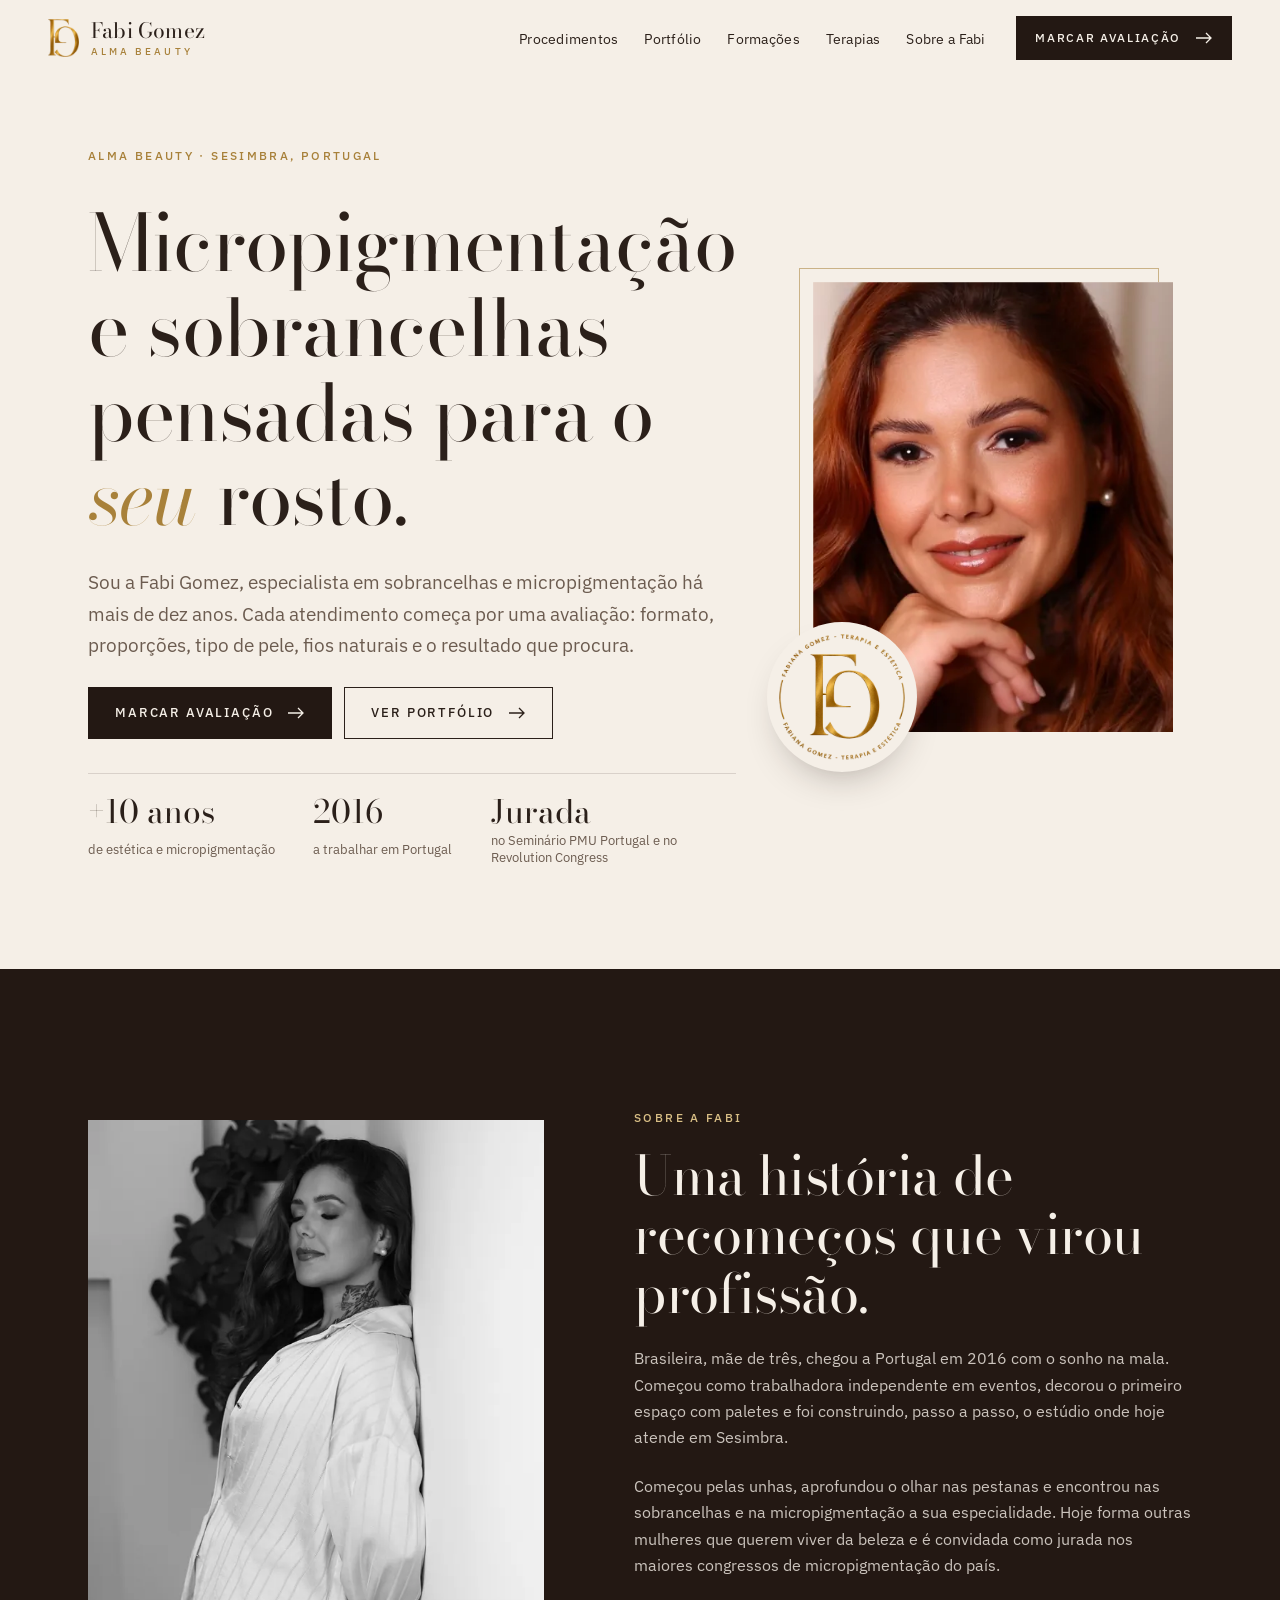
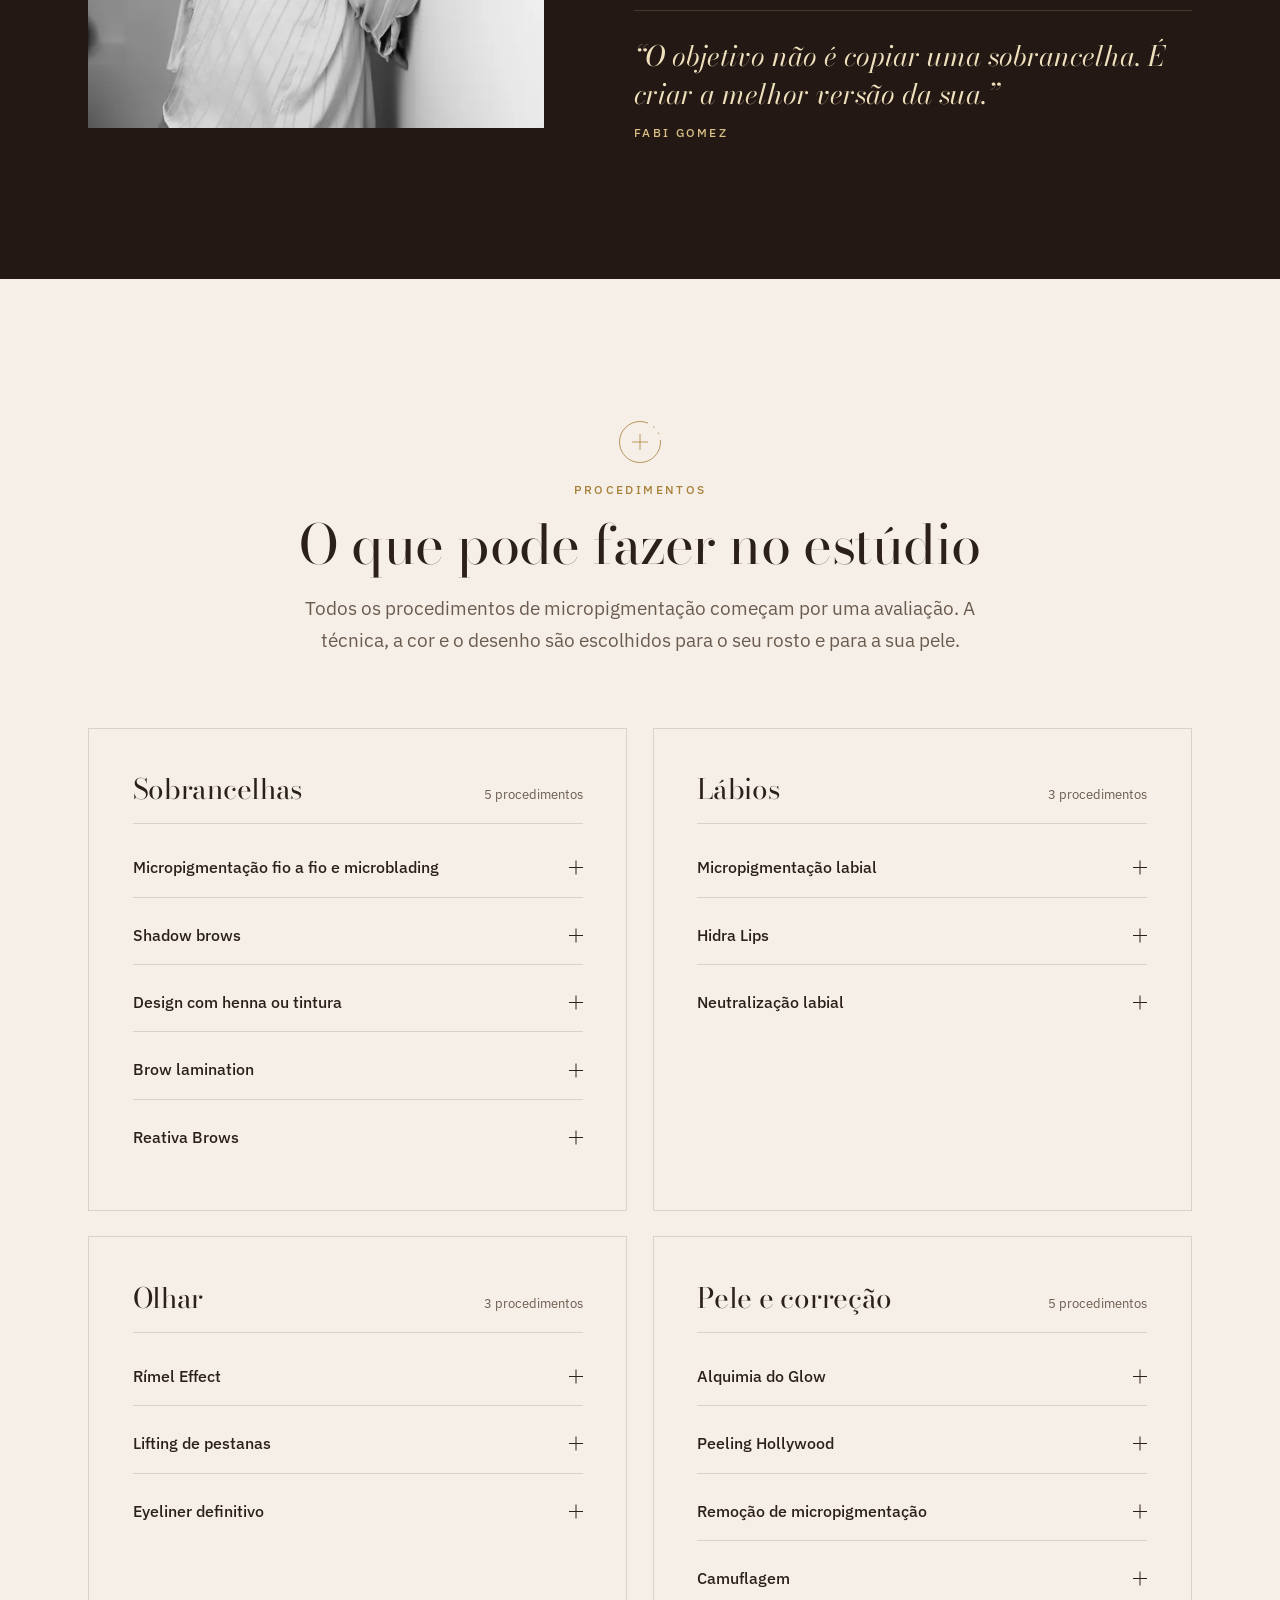
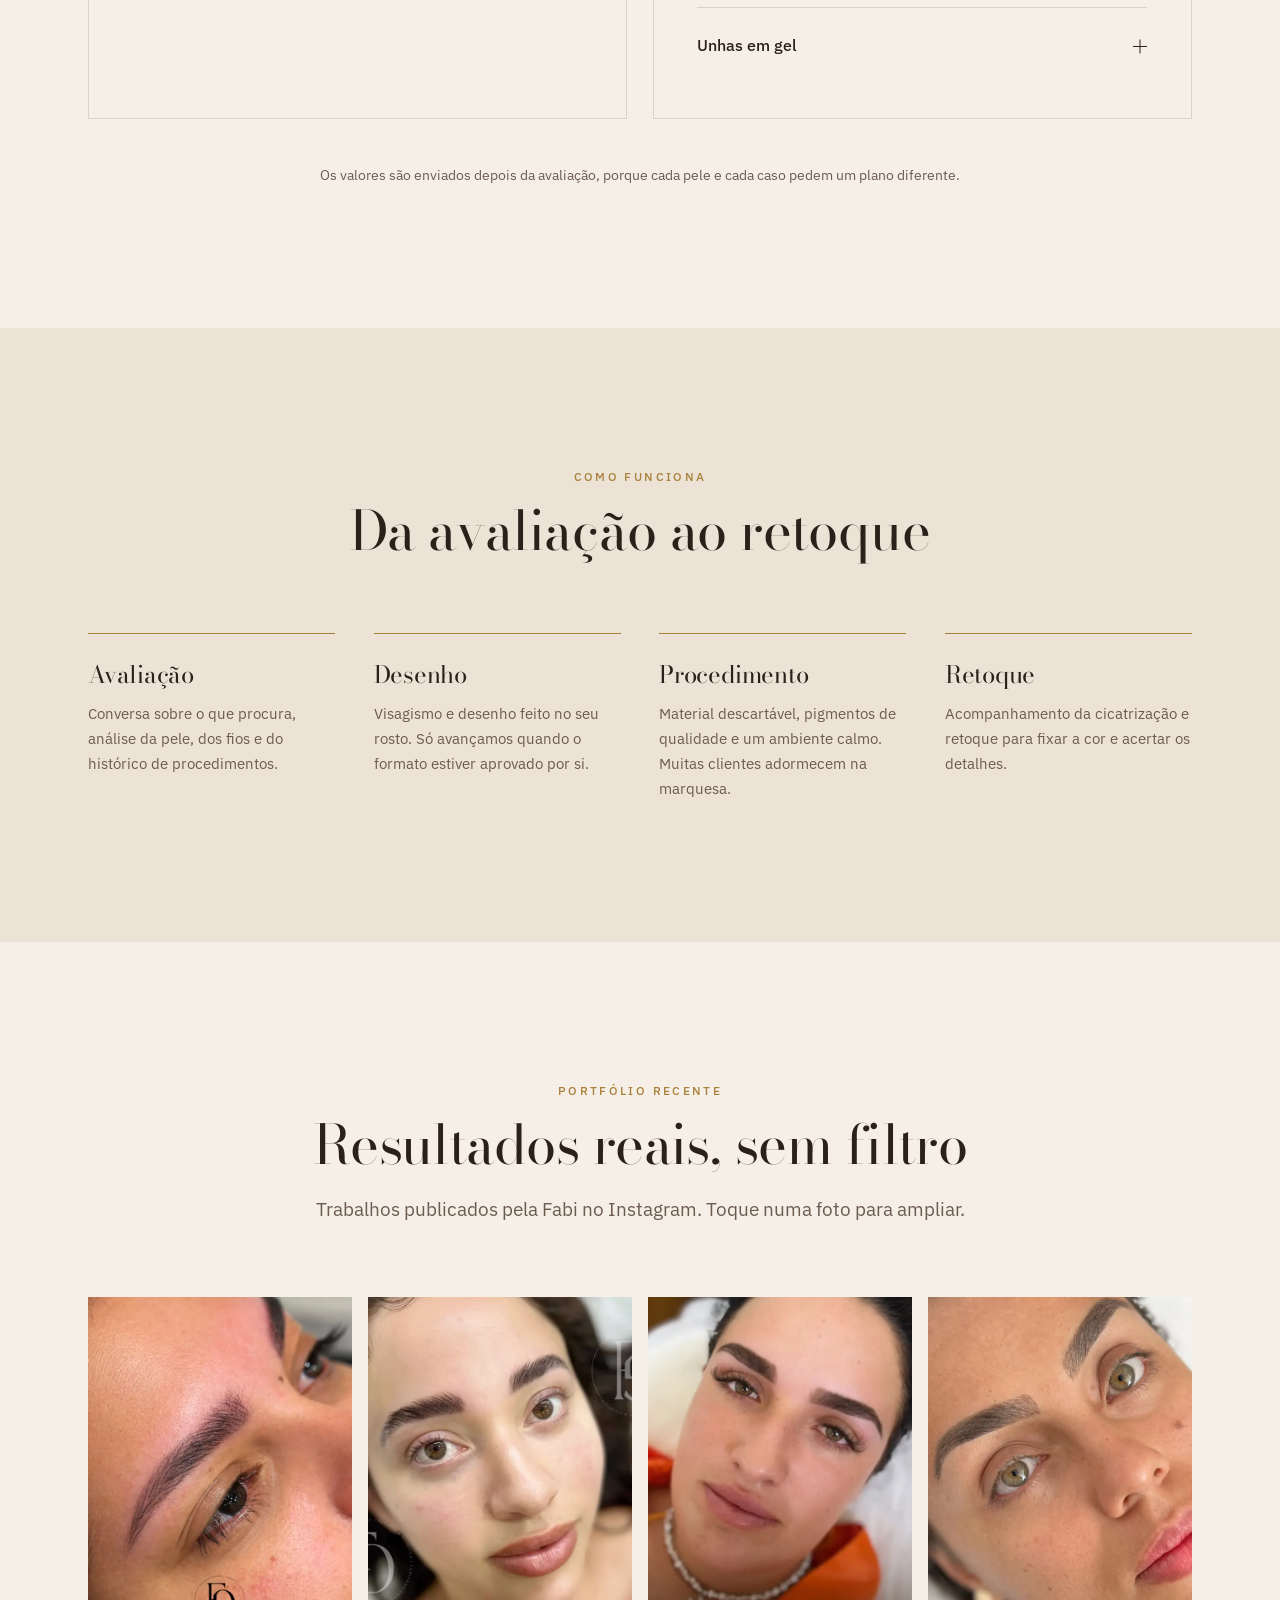
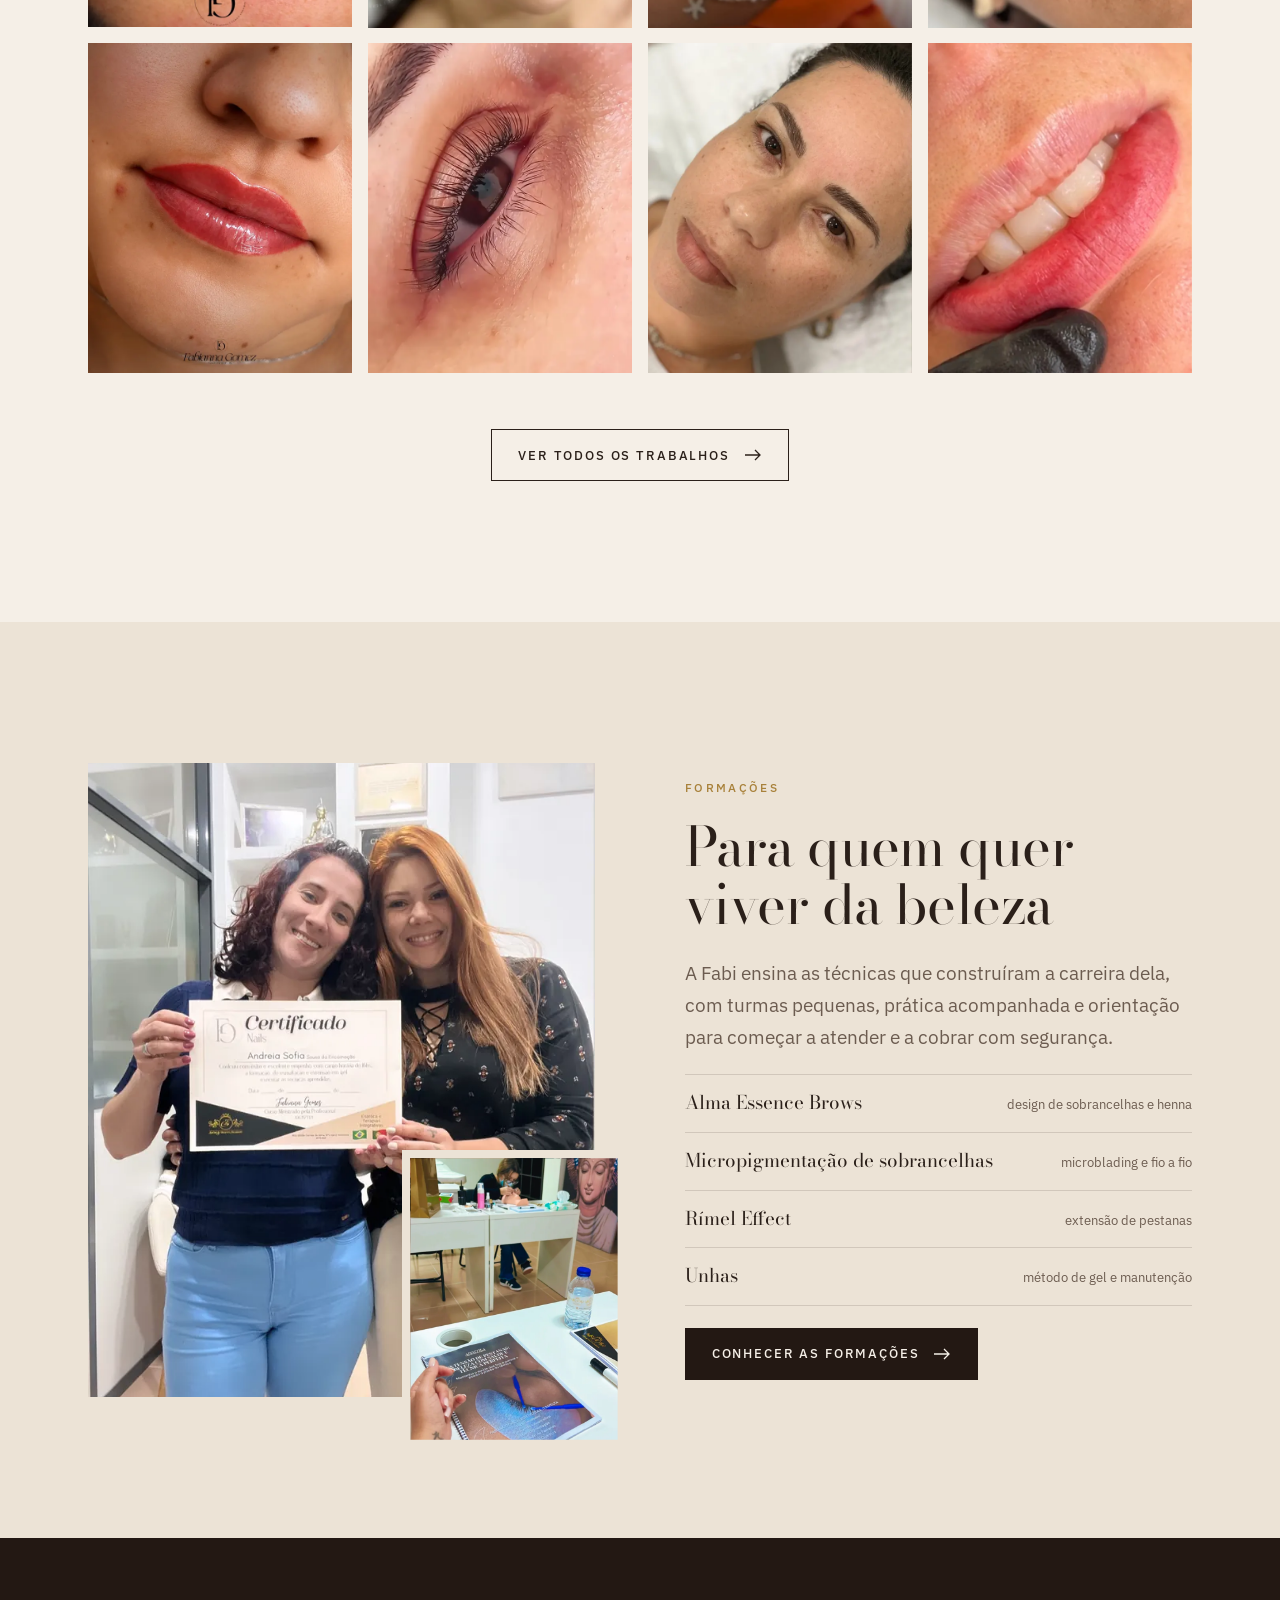
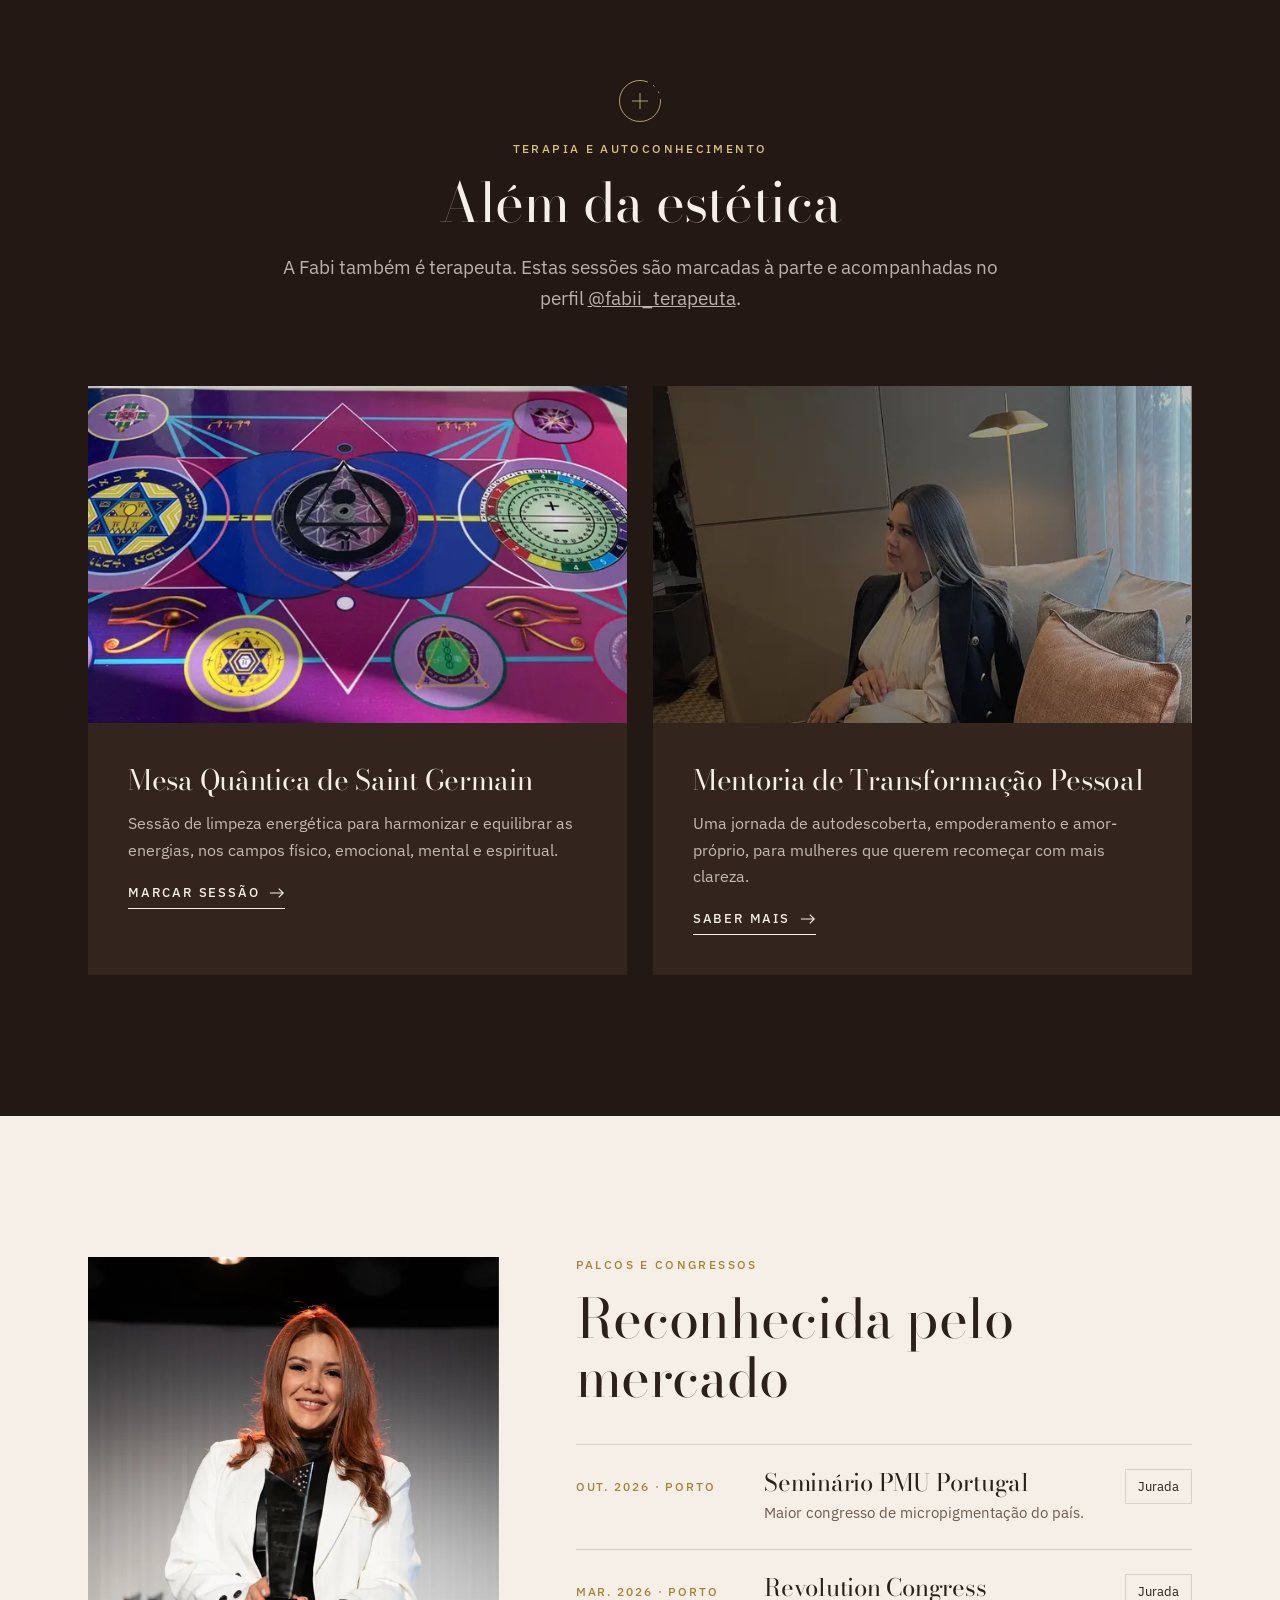
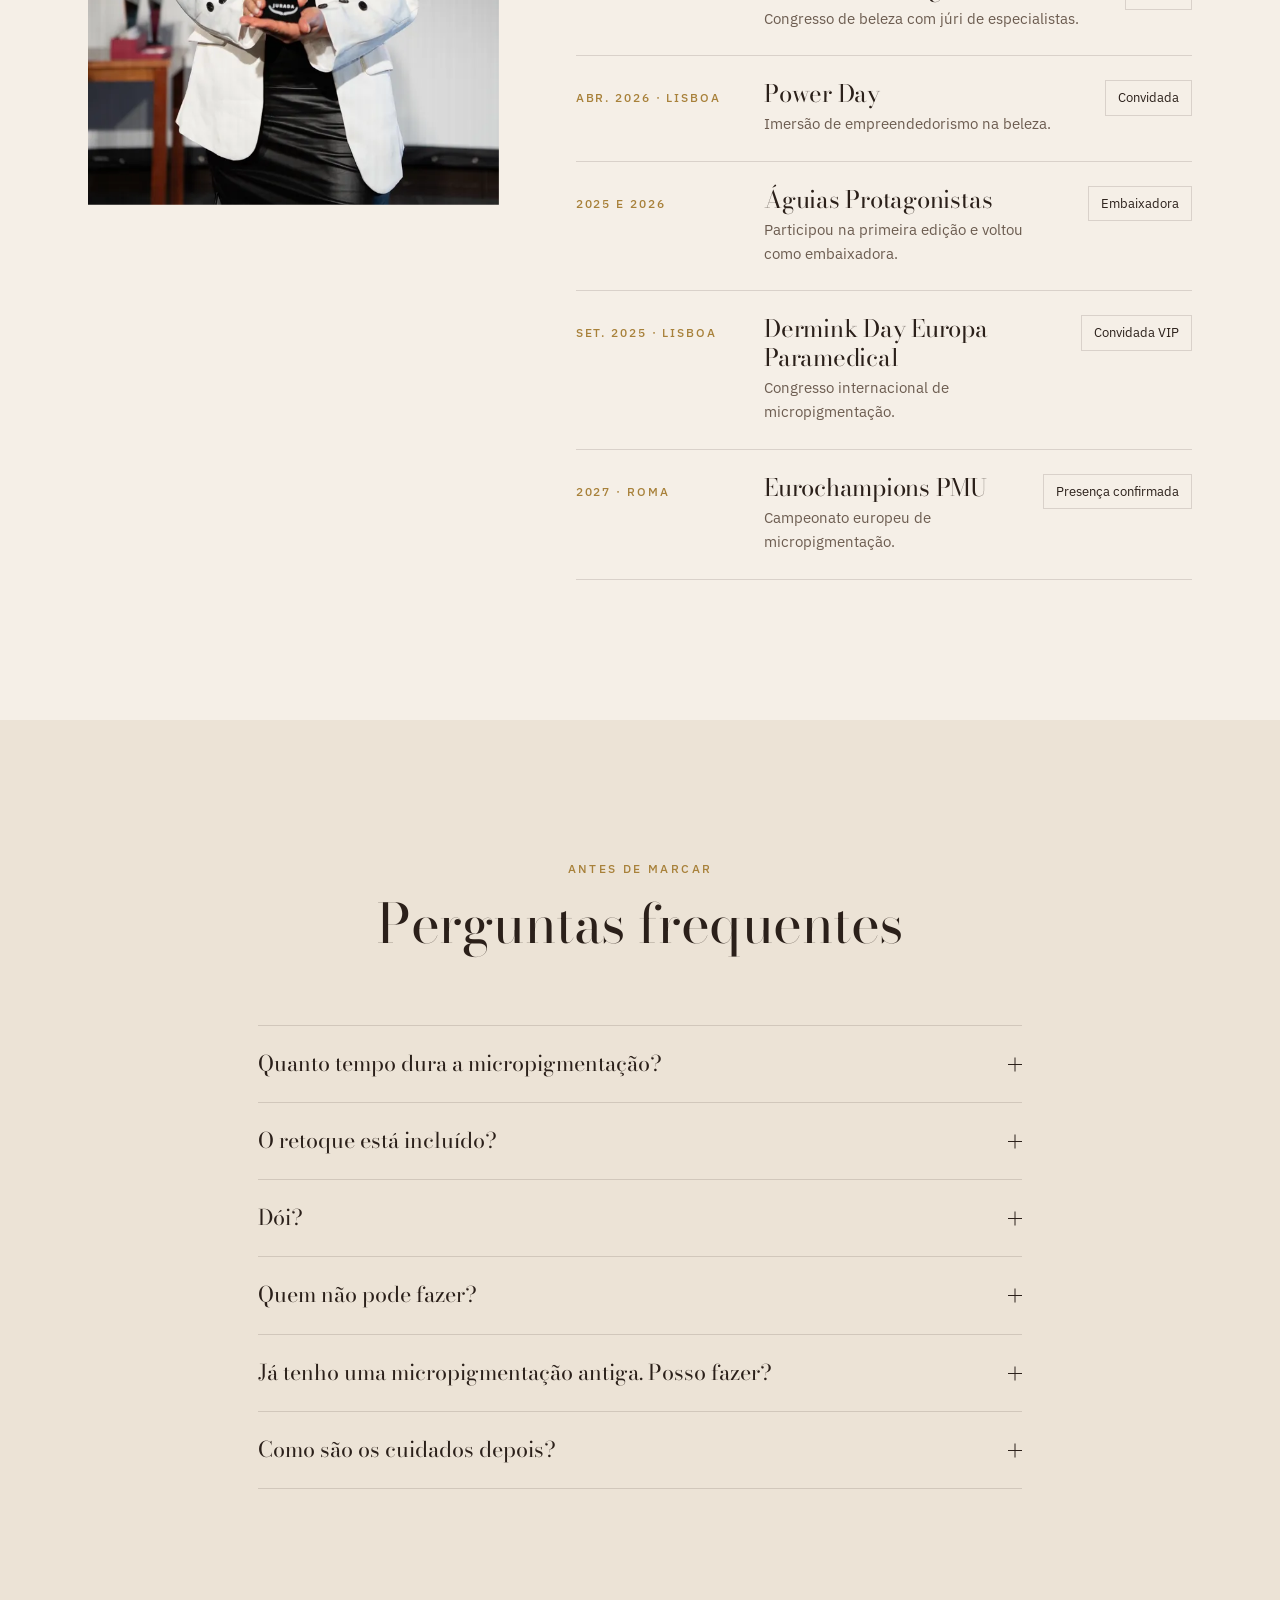
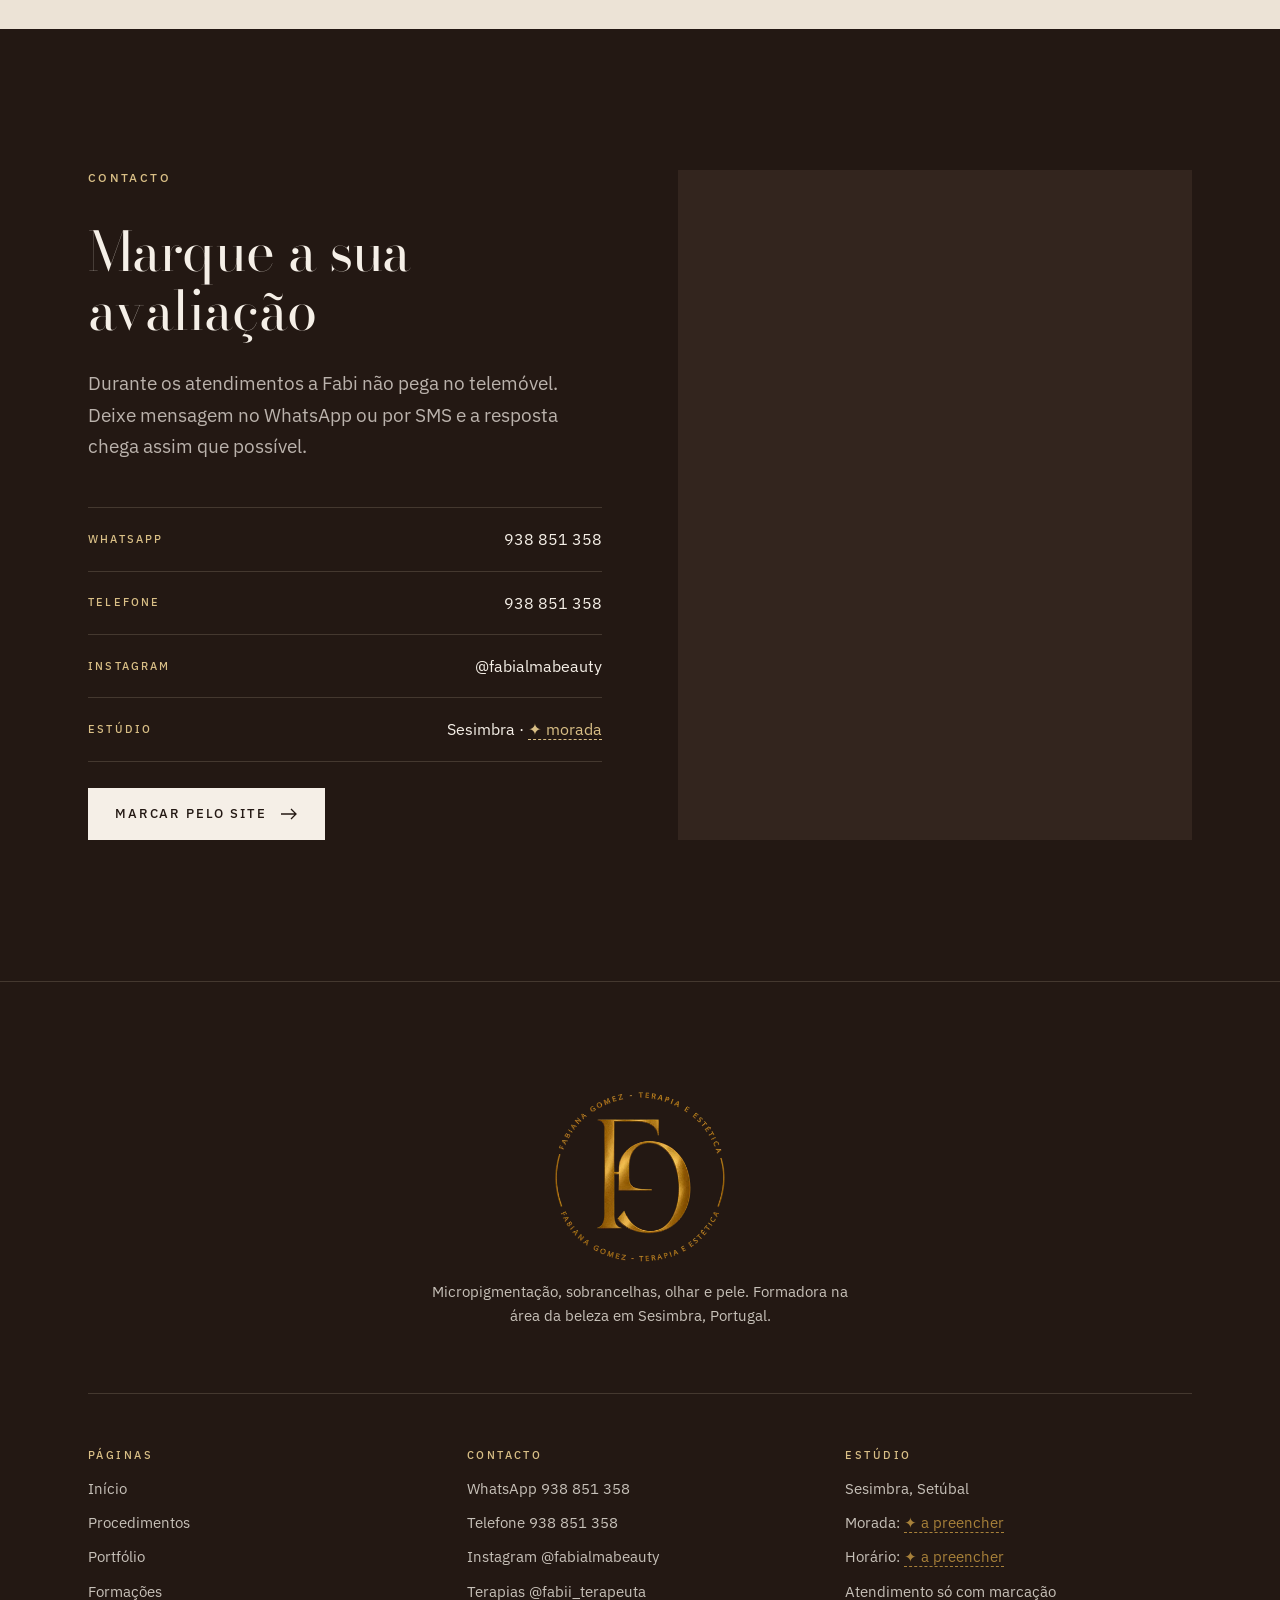
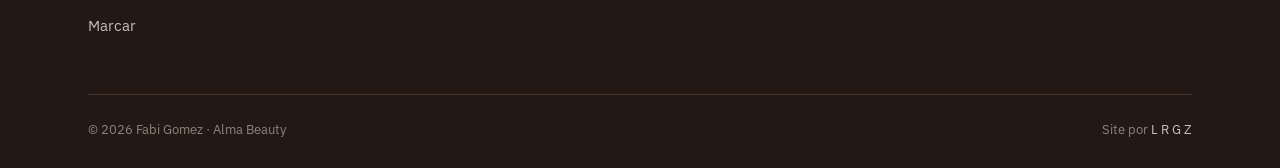
<file: index.html>
<!doctype html>
<html lang="pt-PT">
<head>
<meta charset="utf-8">
<meta name="viewport" content="width=device-width,initial-scale=1,viewport-fit=cover">
<title>Fabi Gomez · Alma Beauty | Micropigmentação e sobrancelhas em Sesimbra</title>
<meta name="description" content="Micropigmentação de sobrancelhas e lábios, design de sobrancelhas, pestanas e pele com a Fabi Gomez, em Sesimbra. Mais de 10 anos de experiência e formações para profissionais.">
<meta name="robots" content="noindex">
<meta name="theme-color" content="#f5efe7">
<link rel="canonical" href="https://azeugral.github.io/fabi-gomez/">
<meta property="og:type" content="website">
<meta property="og:title" content="Fabi Gomez · Alma Beauty | Micropigmentação e sobrancelhas em Sesimbra">
<meta property="og:description" content="Micropigmentação de sobrancelhas e lábios, design de sobrancelhas, pestanas e pele com a Fabi Gomez, em Sesimbra. Mais de 10 anos de experiência e formações para profissionais.">
<meta property="og:image" content="https://azeugral.github.io/fabi-gomez/og-alma.jpg">
<meta property="og:image:width" content="1200">
<meta property="og:image:height" content="630">
<meta property="og:image:alt" content="Monograma FG de Fabi Gomez ao lado de um retrato dela">
<meta property="og:locale" content="pt_PT">
<link rel="icon" href="favicon.ico" sizes="any">
<link rel="icon" href="favicon-32.png" type="image/png" sizes="32x32">
<link rel="apple-touch-icon" href="assets/img/icone-180.png">
<link rel="preconnect" href="https://fonts.googleapis.com">
<link rel="preconnect" href="https://fonts.gstatic.com" crossorigin>
<link rel="stylesheet" href="https://fonts.googleapis.com/css2?family=Bodoni+Moda:ital,opsz,wght@0,6..96,400;0,6..96,500;1,6..96,400&family=IBM+Plex+Sans:wght@400;500&display=swap">
<link rel="stylesheet" href="assets/css/site.css?v=3">
<link rel="preload" as="image" href="assets/img/fabi-retrato-720.webp" imagesrcset="assets/img/fabi-retrato-720.webp 720w, assets/img/fabi-retrato-1200.webp 879w" imagesizes="(max-width:900px) 90vw, 46vw">
</head>
<body>
<a class="sr" href="#conteudo">Saltar para o conteúdo</a>
<div class="progresso" data-prog aria-hidden="true"><i></i></div>
<header class="nav">
  <a class="nav-marca" href="./" aria-label="Fabi Gomez, Alma Beauty, início"><img src="assets/img/mono-ouro-96.webp" srcset="assets/img/mono-ouro-96.webp 1x, assets/img/mono-ouro-192.webp 2x" alt="" width="78" height="96"><span><b>Fabi Gomez</b><small>Alma Beauty</small></span></a>
  <button class="nav-abrir" type="button" aria-expanded="false" aria-controls="menu"><span>Menu</span><i aria-hidden="true"></i></button>
  <nav class="nav-menu" id="menu" aria-label="Principal">
    <ul class="menu"><li><a href="./#procedimentos">Procedimentos</a></li><li><a href="portfolio.html">Portfólio</a></li><li><a href="formacoes.html">Formações</a></li><li><a href="./#terapias">Terapias</a></li><li><a href="./#sobre">Sobre a Fabi</a></li></ul>
    <a class="btn peq" href="marcar.html"><span>Marcar avaliação</span><svg class="i-seta" viewBox="0 0 18 18" aria-hidden="true"><path d="M1 9h15M11 4l5 5-5 5"/></svg></a>
    <div class="gaveta-extra"><a href="https://wa.me/351938851358" target="_blank" rel="noopener">WhatsApp 938 851 358</a><span>Sesimbra, Portugal</span></div>
  </nav>
</header>
<main id="conteudo">
<section class="hero">
  <div class="wrap hero-grade">
    <div class="hero-texto">
      <p class="rot" data-h="1">Alma Beauty · Sesimbra, Portugal</p>
      <h1 data-h="2">Micropigmentação e sobrancelhas pensadas para o <em>seu</em> rosto.</h1>
      <p class="lead" data-h="3">Sou a Fabi Gomez, especialista em sobrancelhas e micropigmentação há mais de dez anos. Cada atendimento começa por uma avaliação: formato, proporções, tipo de pele, fios naturais e o resultado que procura.</p>
      <div class="acoes" data-h="4">
        <a class="btn" href="marcar.html"><span>Marcar avaliação</span><svg class="i-seta" viewBox="0 0 18 18" aria-hidden="true"><path d="M1 9h15M11 4l5 5-5 5"/></svg></a>
        <a class="btn linha" href="portfolio.html"><span>Ver portfólio</span><svg class="i-seta" viewBox="0 0 18 18" aria-hidden="true"><path d="M1 9h15M11 4l5 5-5 5"/></svg></a>
      </div>
      <ul class="factos" data-h="5">
        <li><b>+10 anos</b><span>de estética e micropigmentação</span></li>
        <li><b>2016</b><span>a trabalhar em Portugal</span></li>
        <li><b>Jurada</b><span>no Seminário PMU Portugal e no Revolution Congress</span></li>
      </ul>
    </div>
    <div class="hero-foto">
      <figure><img src="assets/img/fabi-retrato-720.webp" srcset="assets/img/fabi-retrato-720.webp 720w, assets/img/fabi-retrato-1200.webp 879w" sizes="(max-width:900px) 90vw, 46vw" alt="Retrato da Fabi Gomez, de cabelo ruivo, a sorrir com a mão no queixo" width="720" height="543" fetchpriority="high"></figure>
      <div class="selo"><img src="assets/img/logo-ouro-320.webp" alt="" width="320" height="321"></div>
    </div>
  </div>
</section>

<section class="sec escuro" id="sobre">
  <div class="wrap sobre-grade">
    <figure class="sobre-foto" data-r="img"><img src="assets/img/fabi-pb-640.webp" srcset="assets/img/fabi-pb-640.webp 640w, assets/img/fabi-pb-1000.webp 1000w" sizes="(max-width:860px) 90vw, 42vw" alt="Fabi Gomez em retrato a preto e branco" width="640" height="853" loading="lazy"></figure>
    <div class="sobre-texto">
      <p class="rot" data-r>Sobre a Fabi</p>
      <h2 data-r>Uma história de recomeços que virou profissão.</h2>
      <p data-r>Brasileira, mãe de três, chegou a Portugal em 2016 com o sonho na mala. Começou como trabalhadora independente em eventos, decorou o primeiro espaço com paletes e foi construindo, passo a passo, o estúdio onde hoje atende em Sesimbra.</p>
      <p data-r>Começou pelas unhas, aprofundou o olhar nas pestanas e encontrou nas sobrancelhas e na micropigmentação a sua especialidade. Hoje forma outras mulheres que querem viver da beleza e é convidada como jurada nos maiores congressos de micropigmentação do país.</p>
      <blockquote class="citacao" data-r>“O objetivo não é copiar uma sobrancelha. É criar a melhor versão da sua.”<cite>Fabi Gomez</cite></blockquote>
    </div>
  </div>
</section>

<section class="sec" id="procedimentos">
  <div class="wrap">
    <div class="cab">
      <svg class="anel" viewBox="0 0 44 44" aria-hidden="true"><circle cx="22" cy="22" r="20.5" fill="none" stroke="currentColor" stroke-width=".8" stroke-dasharray="104 6 2 6 2 6"/><path d="M22 14v16M14 22h16" stroke="currentColor" stroke-width=".8"/></svg>
      <p class="rot" data-r>Procedimentos</p>
      <h2 data-r>O que pode fazer no estúdio</h2>
      <p class="lead" data-r>Todos os procedimentos de micropigmentação começam por uma avaliação. A técnica, a cor e o desenho são escolhidos para o seu rosto e para a sua pele.</p>
    </div>
    <div class="grupos">
      <article class="grupo" data-r>
        <div class="grupo-cab"><h3>Sobrancelhas</h3><span>5 procedimentos</span></div>
        <details class="item"><summary>Micropigmentação fio a fio e microblading<i class="mais"></i></summary><div class="item-corpo"><div><p>Fios desenhados um a um para preencher falhas e dar estrutura sem perder a naturalidade. Feito com pigmentos Dermink, escolhidos pelo subtom da pele.</p><dl><div><dt>Sessão</dt><dd>cerca de 2h30</dd></div><div><dt>Retoque</dt><dd>30 a 45 dias depois</dd></div><div><dt>Valor</dt><dd><em class="a-preencher">a preencher</em></dd></div></dl></div></div></details>
        <details class="item"><summary>Shadow brows<i class="mais"></i></summary><div class="item-corpo"><div><p>Efeito sombreado e suave, indicado para peles oleosas, peles em tratamento e para quem gosta de um acabamento com aspeto de maquilhagem leve.</p><dl><div><dt>Sessão</dt><dd>cerca de 2h30</dd></div><div><dt>Retoque</dt><dd>30 a 45 dias depois</dd></div><div><dt>Valor</dt><dd><em class="a-preencher">a preencher</em></dd></div></dl></div></div></details>
        <details class="item"><summary>Design com henna ou tintura<i class="mais"></i></summary><div class="item-corpo"><div><p>Visagismo, alinhamento e acabamento com pinça e navalha. A henna é aplicada para realçar, sem ficar marcada.</p><dl><div><dt>Sessão</dt><dd>cerca de 1h</dd></div><div><dt>Manutenção</dt><dd>a cada 3 a 4 semanas</dd></div><div><dt>Valor</dt><dd><em class="a-preencher">a preencher</em></dd></div></dl></div></div></details>
        <details class="item"><summary>Brow lamination<i class="mais"></i></summary><div class="item-corpo"><div><p>Alisa e redireciona os fios para dar volume sem pigmentação. Fica ainda melhor combinado com o lifting de pestanas.</p><dl><div><dt>Duração</dt><dd>4 a 8 semanas</dd></div><div><dt>Valor</dt><dd><em class="a-preencher">a preencher</em></dd></div></dl></div></div></details>
        <details class="item"><summary>Reativa Brows<i class="mais"></i></summary><div class="item-corpo"><div><p>Protocolo para quem perdeu fios ou tem falhas. Estimula os folículos e o crescimento natural em 3 sessões. Também pode ser feito nas pestanas, na barba e no couro cabeludo.</p><dl><div><dt>Protocolo</dt><dd>3 sessões</dd></div><div><dt>Valor</dt><dd><em class="a-preencher">a preencher</em></dd></div></dl></div></div></details>
      </article>
      <article class="grupo" data-r data-d="1">
        <div class="grupo-cab"><h3>Lábios</h3><span>3 procedimentos</span></div>
        <details class="item"><summary>Micropigmentação labial<i class="mais"></i></summary><div class="item-corpo"><div><p>Devolve cor, contorno e aspeto hidratado aos lábios. Pode ser uma cobertura total ou um toque de cor mais transparente, conforme o que pede o seu rosto.</p><dl><div><dt>Sessão</dt><dd>cerca de 2h30</dd></div><div><dt>Retoque</dt><dd>30 a 45 dias depois</dd></div><div><dt>Valor</dt><dd><em class="a-preencher">a preencher</em></dd></div></dl></div></div></details>
        <details class="item"><summary>Hidra Lips<i class="mais"></i></summary><div class="item-corpo"><div><p>Uma cor subtil para realçar o contorno e uniformizar os lábios, mantendo a naturalidade.</p><dl><div><dt>Sessão</dt><dd>cerca de 2h</dd></div><div><dt>Valor</dt><dd><em class="a-preencher">a preencher</em></dd></div></dl></div></div></details>
        <details class="item"><summary>Neutralização labial<i class="mais"></i></summary><div class="item-corpo"><div><p>Para lábios escuros ou manchados. Avaliação do subtom, escolha certa dos pigmentos e trabalho suave para não inflamar o tecido. Lábios ressequidos são tratados e hidratados antes.</p><dl><div><dt>Sessões</dt><dd>conforme a avaliação</dd></div><div><dt>Valor</dt><dd><em class="a-preencher">a preencher</em></dd></div></dl></div></div></details>
      </article>
      <article class="grupo" data-r>
        <div class="grupo-cab"><h3>Olhar</h3><span>3 procedimentos</span></div>
        <details class="item"><summary>Rímel Effect<i class="mais"></i></summary><div class="item-corpo"><div><p>Técnica autoral de extensão de pestanas: leveza, naturalidade e efeito de rímel todos os dias, feita em cerca de 1 hora.</p><dl><div><dt>Sessão</dt><dd>cerca de 1h</dd></div><div><dt>Manutenção</dt><dd>a cada 3 semanas</dd></div><div><dt>Valor</dt><dd><em class="a-preencher">a preencher</em></dd></div></dl></div></div></details>
        <details class="item"><summary>Lifting de pestanas<i class="mais"></i></summary><div class="item-corpo"><div><p>Curva e alonga as pestanas naturais, com tintura opcional. Um cuidado com os fios e com a autoestima.</p><dl><div><dt>Duração</dt><dd>4 a 8 semanas</dd></div><div><dt>Valor</dt><dd><em class="a-preencher">a preencher</em></dd></div></dl></div></div></details>
        <details class="item"><summary>Eyeliner definitivo<i class="mais"></i></summary><div class="item-corpo"><div><p>Micropigmentação na linha das pestanas para um olhar mais definido, do traço discreto ao delineado.</p><dl><div><dt>Retoque</dt><dd>30 a 45 dias depois</dd></div><div><dt>Valor</dt><dd><em class="a-preencher">a preencher</em></dd></div></dl></div></div></details>
      </article>
      <article class="grupo" data-r data-d="1">
        <div class="grupo-cab"><h3>Pele e correção</h3><span>5 procedimentos</span></div>
        <details class="item"><summary>Alquimia do Glow<i class="mais"></i></summary><div class="item-corpo"><div><p>Protocolo de pele criado pela Fabi, pensado sobretudo para clientes 40+. Estímulo, hidratação e regeneração para devolver viço e luminosidade de forma progressiva.</p><dl><div><dt>Protocolo</dt><dd>conforme a avaliação</dd></div><div><dt>Valor</dt><dd><em class="a-preencher">a preencher</em></dd></div></dl></div></div></details>
        <details class="item"><summary>Peeling Hollywood<i class="mais"></i></summary><div class="item-corpo"><div><p>Laser de carbono para uniformizar o tom, controlar a oleosidade e dar luminosidade imediata.</p><dl><div><dt>Sessão</dt><dd>cerca de 1h</dd></div><div><dt>Valor</dt><dd><em class="a-preencher">a preencher</em></dd></div></dl></div></div></details>
        <details class="item"><summary>Remoção de micropigmentação<i class="mais"></i></summary><div class="item-corpo"><div><p>Laser para fragmentar o pigmento e microagulhamento para tratar o tecido, intercalados num protocolo. Num dos casos recentes, 5 sessões chegaram a 80% de clareamento sem agredir a pele.</p><dl><div><dt>Sessões</dt><dd>conforme o pigmento</dd></div><div><dt>Valor</dt><dd><em class="a-preencher">a preencher</em></dd></div></dl></div></div></details>
        <details class="item"><summary>Camuflagem<i class="mais"></i></summary><div class="item-corpo"><div><p>Correção de cor e de desenho de uma micropigmentação antiga, depois do clareamento, para devolver leveza ao resultado.</p><dl><div><dt>Valor</dt><dd><em class="a-preencher">a preencher</em></dd></div></dl></div></div></details>
        <details class="item"><summary>Unhas em gel<i class="mais"></i></summary><div class="item-corpo"><div><p>Manutenção feita só com limas manuais, sem broca, para que as unhas não fiquem finas com o tempo.</p><dl><div><dt>Manutenção</dt><dd>a cada 3 semanas</dd></div><div><dt>Valor</dt><dd><em class="a-preencher">a preencher</em></dd></div></dl></div></div></details>
      </article>
    </div>
    <p class="nota" data-r>Os valores são enviados depois da avaliação, porque cada pele e cada caso pedem um plano diferente.</p>
  </div>
</section>

<section class="sec linho">
  <div class="wrap">
    <div class="cab">
      <p class="rot" data-r>Como funciona</p>
      <h2 data-r>Da avaliação ao retoque</h2>
    </div>
    <ol class="passos">
      <li class="passo" data-r="linha"><h3 data-r>Avaliação</h3><p data-r>Conversa sobre o que procura, análise da pele, dos fios e do histórico de procedimentos.</p></li>
      <li class="passo" data-r="linha" data-d="1"><h3 data-r data-d="1">Desenho</h3><p data-r data-d="1">Visagismo e desenho feito no seu rosto. Só avançamos quando o formato estiver aprovado por si.</p></li>
      <li class="passo" data-r="linha" data-d="2"><h3 data-r data-d="2">Procedimento</h3><p data-r data-d="2">Material descartável, pigmentos de qualidade e um ambiente calmo. Muitas clientes adormecem na marquesa.</p></li>
      <li class="passo" data-r="linha" data-d="3"><h3 data-r data-d="3">Retoque</h3><p data-r data-d="3">Acompanhamento da cicatrização e retoque para fixar a cor e acertar os detalhes.</p></li>
    </ol>
  </div>
</section>

<section class="sec" id="portfolio">
  <div class="wrap">
    <div class="cab">
      <p class="rot" data-r>Portfólio recente</p>
      <h2 data-r>Resultados reais, sem filtro</h2>
      <p class="lead" data-r>Trabalhos publicados pela Fabi no Instagram. Toque numa foto para ampliar.</p>
    </div>
    <div class="obras" data-obras="8"></div>
    <div class="obras-rodape"><a class="btn linha" href="portfolio.html"><span>Ver todos os trabalhos</span><svg class="i-seta" viewBox="0 0 18 18" aria-hidden="true"><path d="M1 9h15M11 4l5 5-5 5"/></svg></a></div>
  </div>
</section>

<section class="sec linho" id="formacoes">
  <div class="wrap divide">
    <figure class="divide-foto">
      <div class="f1" data-r="img"><img src="assets/img/formacao-certificado-640.webp" srcset="assets/img/formacao-certificado-640.webp 640w, assets/img/formacao-certificado-1000.webp 1000w" sizes="(max-width:860px) 90vw, 42vw" alt="Fabi Gomez ao lado de uma aluna que segura o certificado de formação" width="640" height="853" loading="lazy"></div>
      <div class="f2" data-r="img" data-d="2"><img src="assets/img/formacao-pratica-640.webp" alt="Apostila de formação aberta sobre a mesa durante uma aula prática" width="640" height="1138" loading="lazy"></div>
    </figure>
    <div class="divide-texto">
      <p class="rot" data-r>Formações</p>
      <h2 data-r>Para quem quer viver da beleza</h2>
      <p class="lead" data-r>A Fabi ensina as técnicas que construíram a carreira dela, com turmas pequenas, prática acompanhada e orientação para começar a atender e a cobrar com segurança.</p>
      <ul class="lista" data-r>
        <li><b>Alma Essence Brows</b><span>design de sobrancelhas e henna</span></li>
        <li><b>Micropigmentação de sobrancelhas</b><span>microblading e fio a fio</span></li>
        <li><b>Rímel Effect</b><span>extensão de pestanas</span></li>
        <li><b>Unhas</b><span>método de gel e manutenção</span></li>
      </ul>
      <a class="btn" href="formacoes.html" data-r><span>Conhecer as formações</span><svg class="i-seta" viewBox="0 0 18 18" aria-hidden="true"><path d="M1 9h15M11 4l5 5-5 5"/></svg></a>
    </div>
  </div>
</section>

<section class="sec escuro" id="terapias">
  <div class="wrap">
    <div class="cab">
      <svg class="anel" viewBox="0 0 44 44" aria-hidden="true"><circle cx="22" cy="22" r="20.5" fill="none" stroke="currentColor" stroke-width=".8" stroke-dasharray="104 6 2 6 2 6"/><path d="M22 14v16M14 22h16" stroke="currentColor" stroke-width=".8"/></svg>
      <p class="rot" data-r>Terapia e autoconhecimento</p>
      <h2 data-r>Além da estética</h2>
      <p class="lead" data-r>A Fabi também é terapeuta. Estas sessões são marcadas à parte e acompanhadas no perfil <a href="https://www.instagram.com/fabii_terapeuta/" target="_blank" rel="noopener">@fabii_terapeuta</a>.</p>
    </div>
    <div class="cartoes">
      <article class="cartao" data-r>
        <figure><img src="assets/img/mesa-quantica-640.webp" srcset="assets/img/mesa-quantica-640.webp 640w, assets/img/mesa-quantica-1000.webp 1000w" sizes="(max-width:860px) 90vw, 45vw" alt="Mesa Quântica de Saint Germain com cristais sobre o tabuleiro" width="640" height="480" loading="lazy"></figure>
        <div class="cartao-corpo">
          <h3>Mesa Quântica de Saint Germain</h3>
          <p>Sessão de limpeza energética para harmonizar e equilibrar as energias, nos campos físico, emocional, mental e espiritual.</p>
          <a class="link" href="marcar.html?tipo=terapia&amp;servico=Mesa%20Qu%C3%A2ntica"><span>Marcar sessão</span><svg class="i-seta" viewBox="0 0 18 18" aria-hidden="true"><path d="M1 9h15M11 4l5 5-5 5"/></svg></a>
        </div>
      </article>
      <article class="cartao" data-r data-d="1">
        <figure><img src="assets/img/fabi-estudio-640.webp" srcset="assets/img/fabi-estudio-640.webp 640w, assets/img/fabi-estudio-1000.webp 1000w" sizes="(max-width:860px) 90vw, 45vw" alt="Fabi Gomez sentada num sofá, num ambiente calmo" width="640" height="834" loading="lazy" style="object-position:50% 40%"></figure>
        <div class="cartao-corpo">
          <h3>Mentoria de Transformação Pessoal</h3>
          <p>Uma jornada de autodescoberta, empoderamento e amor-próprio, para mulheres que querem recomeçar com mais clareza.</p>
          <a class="link" href="marcar.html?tipo=terapia&amp;servico=Mentoria%20de%20Transforma%C3%A7%C3%A3o%20Pessoal"><span>Saber mais</span><svg class="i-seta" viewBox="0 0 18 18" aria-hidden="true"><path d="M1 9h15M11 4l5 5-5 5"/></svg></a>
        </div>
      </article>
    </div>
  </div>
</section>

<section class="sec" id="palcos">
  <div class="wrap palcos-grade">
    <figure class="palcos-foto" data-r="img"><img src="assets/img/fabi-jurada-640.webp" srcset="assets/img/fabi-jurada-640.webp 640w, assets/img/fabi-jurada-1000.webp 1000w" sizes="(max-width:960px) 90vw, 36vw" alt="Fabi Gomez em palco, de casaco branco, a segurar um troféu" width="640" height="853" loading="lazy"></figure>
    <div>
      <div class="cab" style="justify-items:start;text-align:left;margin-bottom:36px">
        <p class="rot" data-r>Palcos e congressos</p>
        <h2 data-r>Reconhecida pelo mercado</h2>
      </div>
      <ul class="palcos">
        <li class="palco" data-r><span class="quando">Out. 2026 · Porto</span><div><h3>Seminário PMU Portugal</h3><p>Maior congresso de micropigmentação do país.</p></div><span class="papel">Jurada</span></li>
        <li class="palco" data-r><span class="quando">Mar. 2026 · Porto</span><div><h3>Revolution Congress</h3><p>Congresso de beleza com júri de especialistas.</p></div><span class="papel">Jurada</span></li>
        <li class="palco" data-r><span class="quando">Abr. 2026 · Lisboa</span><div><h3>Power Day</h3><p>Imersão de empreendedorismo na beleza.</p></div><span class="papel">Convidada</span></li>
        <li class="palco" data-r><span class="quando">2025 e 2026</span><div><h3>Águias Protagonistas</h3><p>Participou na primeira edição e voltou como embaixadora.</p></div><span class="papel">Embaixadora</span></li>
        <li class="palco" data-r><span class="quando">Set. 2025 · Lisboa</span><div><h3>Dermink Day Europa Paramedical</h3><p>Congresso internacional de micropigmentação.</p></div><span class="papel">Convidada VIP</span></li>
        <li class="palco" data-r><span class="quando">2027 · Roma</span><div><h3>Eurochampions PMU</h3><p>Campeonato europeu de micropigmentação.</p></div><span class="papel">Presença confirmada</span></li>
      </ul>
    </div>
  </div>
</section>

<section class="sec linho" id="cuidados">
  <div class="wrap estreito">
    <div class="cab">
      <p class="rot" data-r>Antes de marcar</p>
      <h2 data-r>Perguntas frequentes</h2>
    </div>
    <div class="perguntas" data-r>
      <details class="pergunta"><summary>Quanto tempo dura a micropigmentação?<i class="mais"></i></summary><div class="item-corpo"><div>Em média de 1 a 3 anos. Depende do tipo de pele, da exposição ao sol, dos cuidados em casa e da técnica escolhida. Peles oleosas tendem a perder a cor mais depressa.</div></div></details>
      <details class="pergunta"><summary>O retoque está incluído?<i class="mais"></i></summary><div class="item-corpo"><div>O retoque é feito entre 30 e 45 dias depois, quando a pele já cicatrizou. Serve para fixar a cor e acertar os detalhes. <em class="a-preencher">confirmar se está incluído no valor</em></div></div></details>
      <details class="pergunta"><summary>Dói?<i class="mais"></i></summary><div class="item-corpo"><div>A sensação é suportável e varia de pessoa para pessoa. É usado anestésico tópico e o procedimento é feito com calma, com pausas sempre que precisar.</div></div></details>
      <details class="pergunta"><summary>Quem não pode fazer?<i class="mais"></i></summary><div class="item-corpo"><div>Grávidas e lactantes, pessoas em quimioterapia, com diabetes descompensada, problemas de cicatrização, herpes ativa (no caso dos lábios) ou a tomar isotretinoína. Na avaliação a Fabi confirma o seu caso.</div></div></details>
      <details class="pergunta"><summary>Já tenho uma micropigmentação antiga. Posso fazer?<i class="mais"></i></summary><div class="item-corpo"><div>Depende da cor e da intensidade do pigmento. Em muitos casos começa-se por algumas sessões de remoção a laser e só depois se faz a nova micropigmentação ou a camuflagem.</div></div></details>
      <details class="pergunta"><summary>Como são os cuidados depois?<i class="mais"></i></summary><div class="item-corpo"><div>Nos primeiros dias evite sol, piscina, mar, sauna e maquilhagem na zona. Não arranque as crostas e use apenas o creme indicado. Recebe as instruções por escrito no fim do atendimento.</div></div></details>
    </div>
  </div>
</section>

<section class="sec escuro" id="contacto">
  <div class="wrap contacto-grade">
    <div class="contacto-texto">
      <p class="rot" data-r>Contacto</p>
      <h2 data-r>Marque a sua avaliação</h2>
      <p class="lead" data-r>Durante os atendimentos a Fabi não pega no telemóvel. Deixe mensagem no WhatsApp ou por SMS e a resposta chega assim que possível.</p>
      <ul class="canais" data-r>
        <li><a href="https://wa.me/351938851358" target="_blank" rel="noopener"><small>WhatsApp</small><span>938 851 358</span></a></li>
        <li><a href="tel:+351938851358"><small>Telefone</small><span>938 851 358</span></a></li>
        <li><a href="https://www.instagram.com/fabialmabeauty/" target="_blank" rel="noopener"><small>Instagram</small><span>@fabialmabeauty</span></a></li>
        <li><div><small>Estúdio</small><span>Sesimbra · <em class="a-preencher">morada</em></span></div></li>
      </ul>
      <div class="acoes" data-r><a class="btn claro" href="marcar.html"><span>Marcar pelo site</span><svg class="i-seta" viewBox="0 0 18 18" aria-hidden="true"><path d="M1 9h15M11 4l5 5-5 5"/></svg></a></div>
    </div>
    <div class="mapa" data-r="img"><iframe title="Mapa de Sesimbra" src="https://maps.google.com/maps?q=Sesimbra%2C%20Portugal&amp;z=13&amp;output=embed" loading="lazy" referrerpolicy="no-referrer-when-downgrade"></iframe></div>
  </div>
</section>
</main>
<footer class="rodape">
  <div class="wrap">
    <div class="rodape-topo">
      <img src="assets/img/logo-claro-320.webp" srcset="assets/img/logo-claro-320.webp 1x, assets/img/logo-claro-640.webp 2x" alt="Fabianna Gomez, Terapia &amp; Estética" width="320" height="321" loading="lazy">
      <p>Micropigmentação, sobrancelhas, olhar e pele. Formadora na área da beleza em Sesimbra, Portugal.</p>
    </div>
    <div class="colunas">
      <div><h4>Páginas</h4><ul><li><a href="./">Início</a></li><li><a href="./#procedimentos">Procedimentos</a></li><li><a href="portfolio.html">Portfólio</a></li><li><a href="formacoes.html">Formações</a></li><li><a href="marcar.html">Marcar</a></li></ul></div>
      <div><h4>Contacto</h4><ul><li><a href="https://wa.me/351938851358" target="_blank" rel="noopener">WhatsApp 938 851 358</a></li><li><a href="tel:+351938851358">Telefone 938 851 358</a></li><li><a href="https://www.instagram.com/fabialmabeauty/" target="_blank" rel="noopener">Instagram @fabialmabeauty</a></li><li><a href="https://www.instagram.com/fabii_terapeuta/" target="_blank" rel="noopener">Terapias @fabii_terapeuta</a></li></ul></div>
      <div><h4>Estúdio</h4><ul><li>Sesimbra, Setúbal</li><li>Morada: <em class="a-preencher">a preencher</em></li><li>Horário: <em class="a-preencher">a preencher</em></li><li>Atendimento só com marcação</li></ul></div>
    </div>
    <div class="base"><span>© <span data-ano>2026</span> Fabi Gomez · Alma Beauty</span><span>Site por <a href="https://lrgz.com.br" target="_blank" rel="noopener">L R G Z</a></span></div>
  </div>
</footer>
<a class="fixo" href="marcar.html"><img src="assets/img/mono-osso-96.webp" alt="" width="78" height="96"><span>Marcar avaliação</span></a>
<div class="lb" role="dialog" aria-modal="true" aria-label="Foto ampliada" aria-hidden="true">
  <div class="lb-topo"><span class="rot" data-cont></span><button type="button" data-fechar>Fechar</button></div>
  <div class="lb-palco"><img alt=""></div>
  <div class="lb-base"><button type="button" data-ant aria-label="Anterior">&larr;</button><span class="rot" data-leg></span><button type="button" data-prox aria-label="Seguinte">&rarr;</button></div>
</div>
<script src="assets/js/obras.js?v=3"></script>
<script src="assets/js/site.js?v=3"></script>
</body>
</html>
</file>
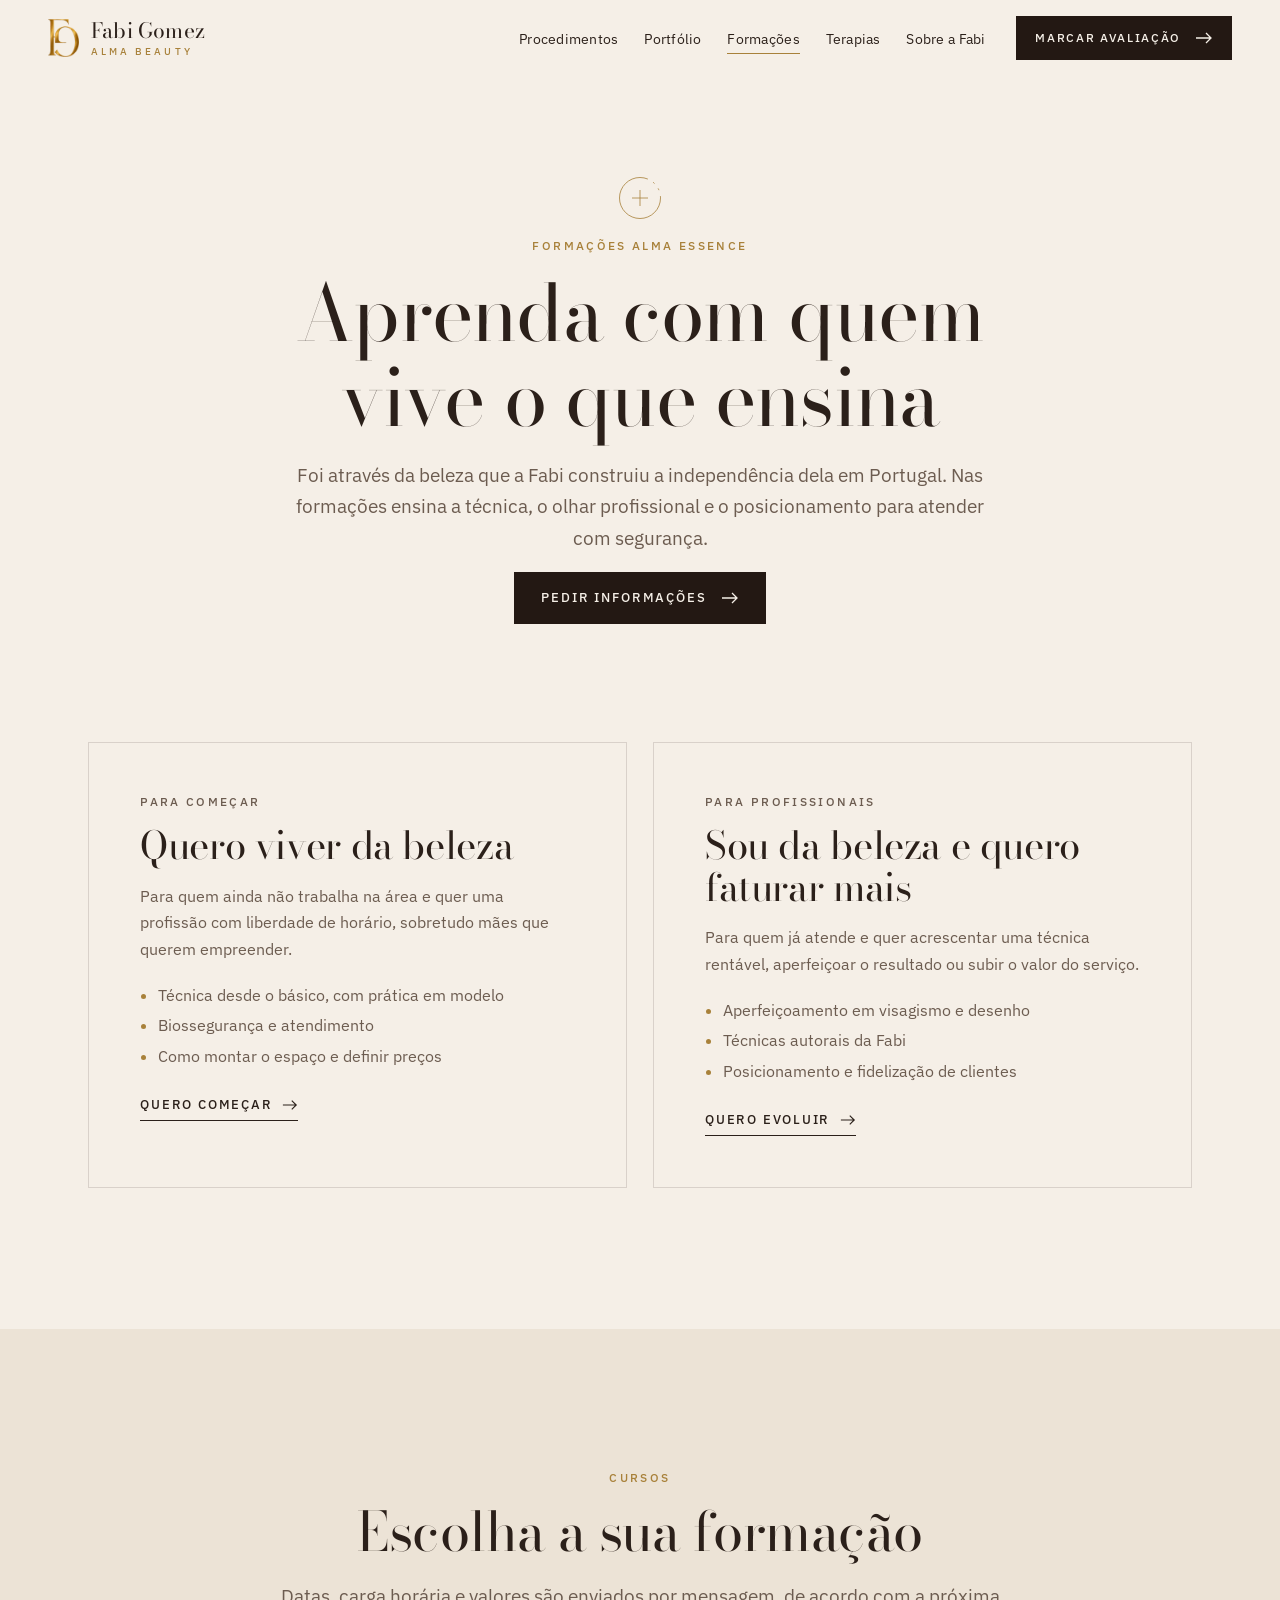
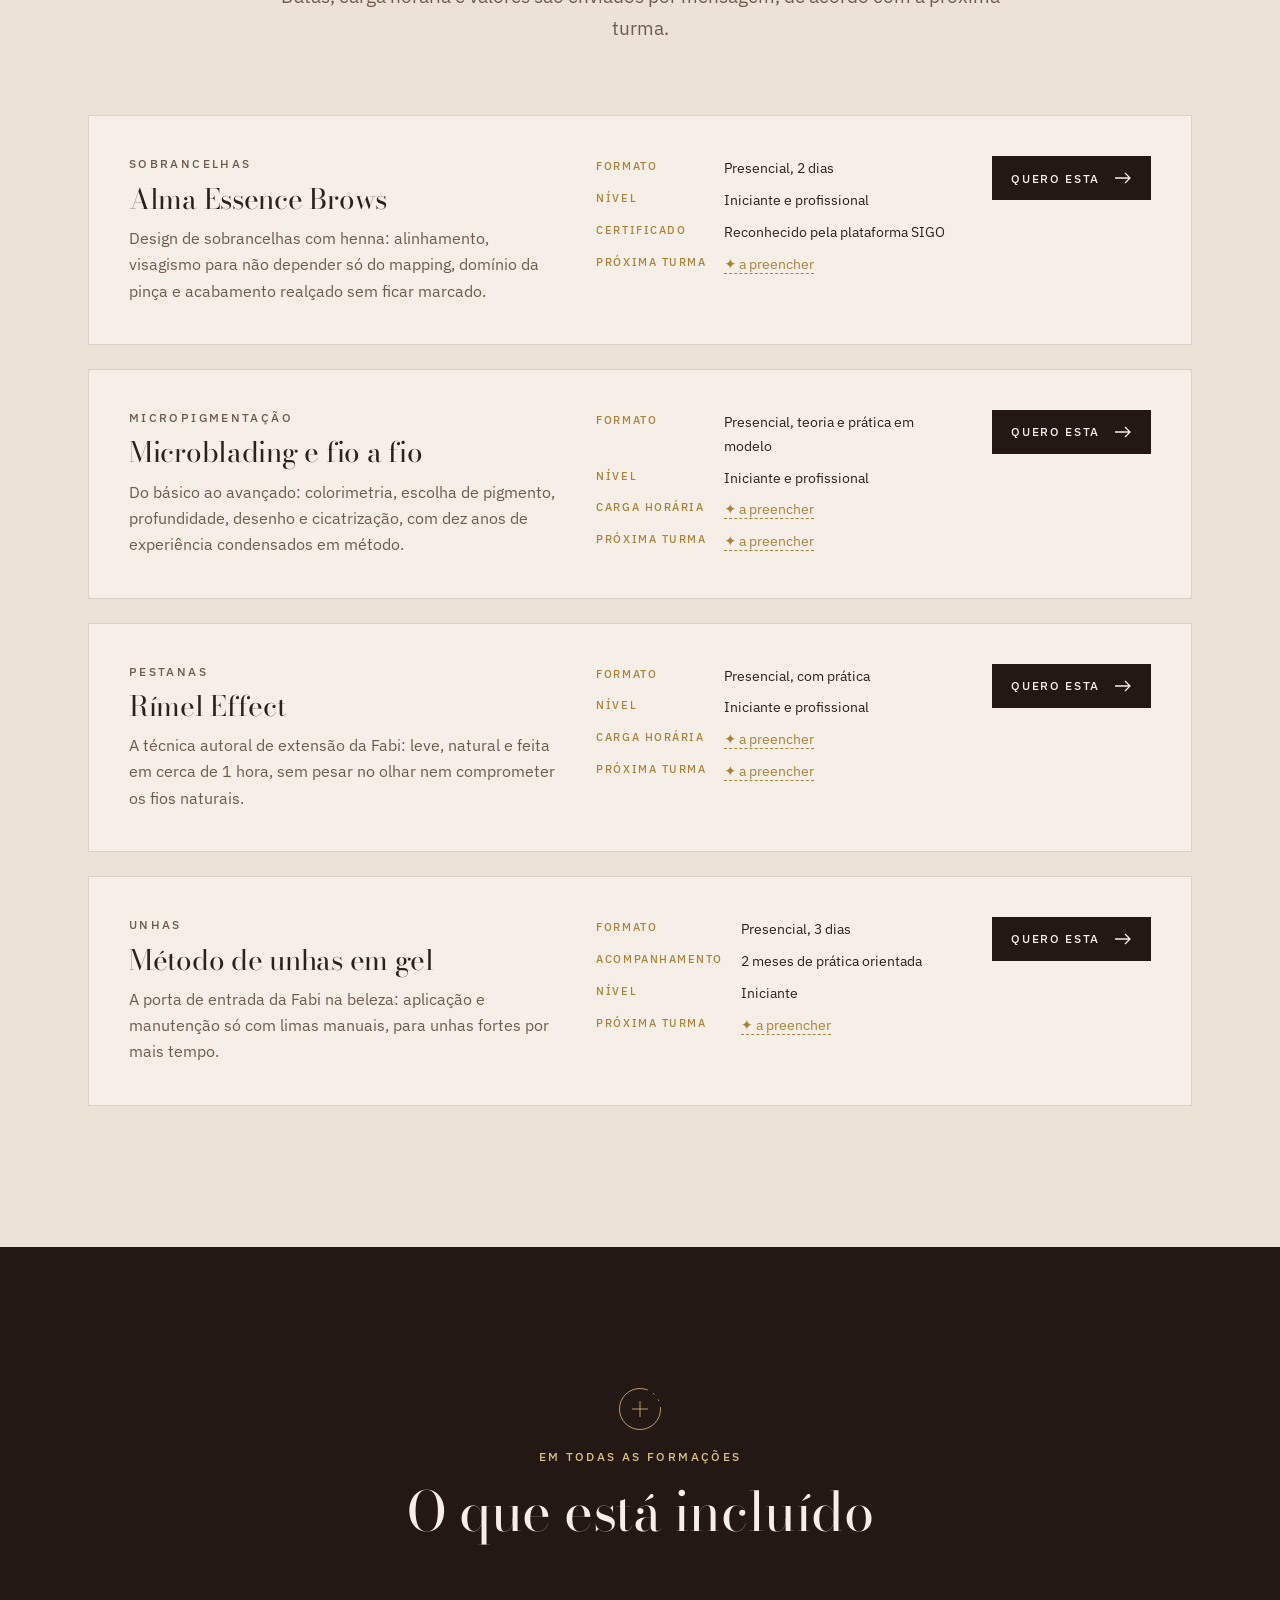
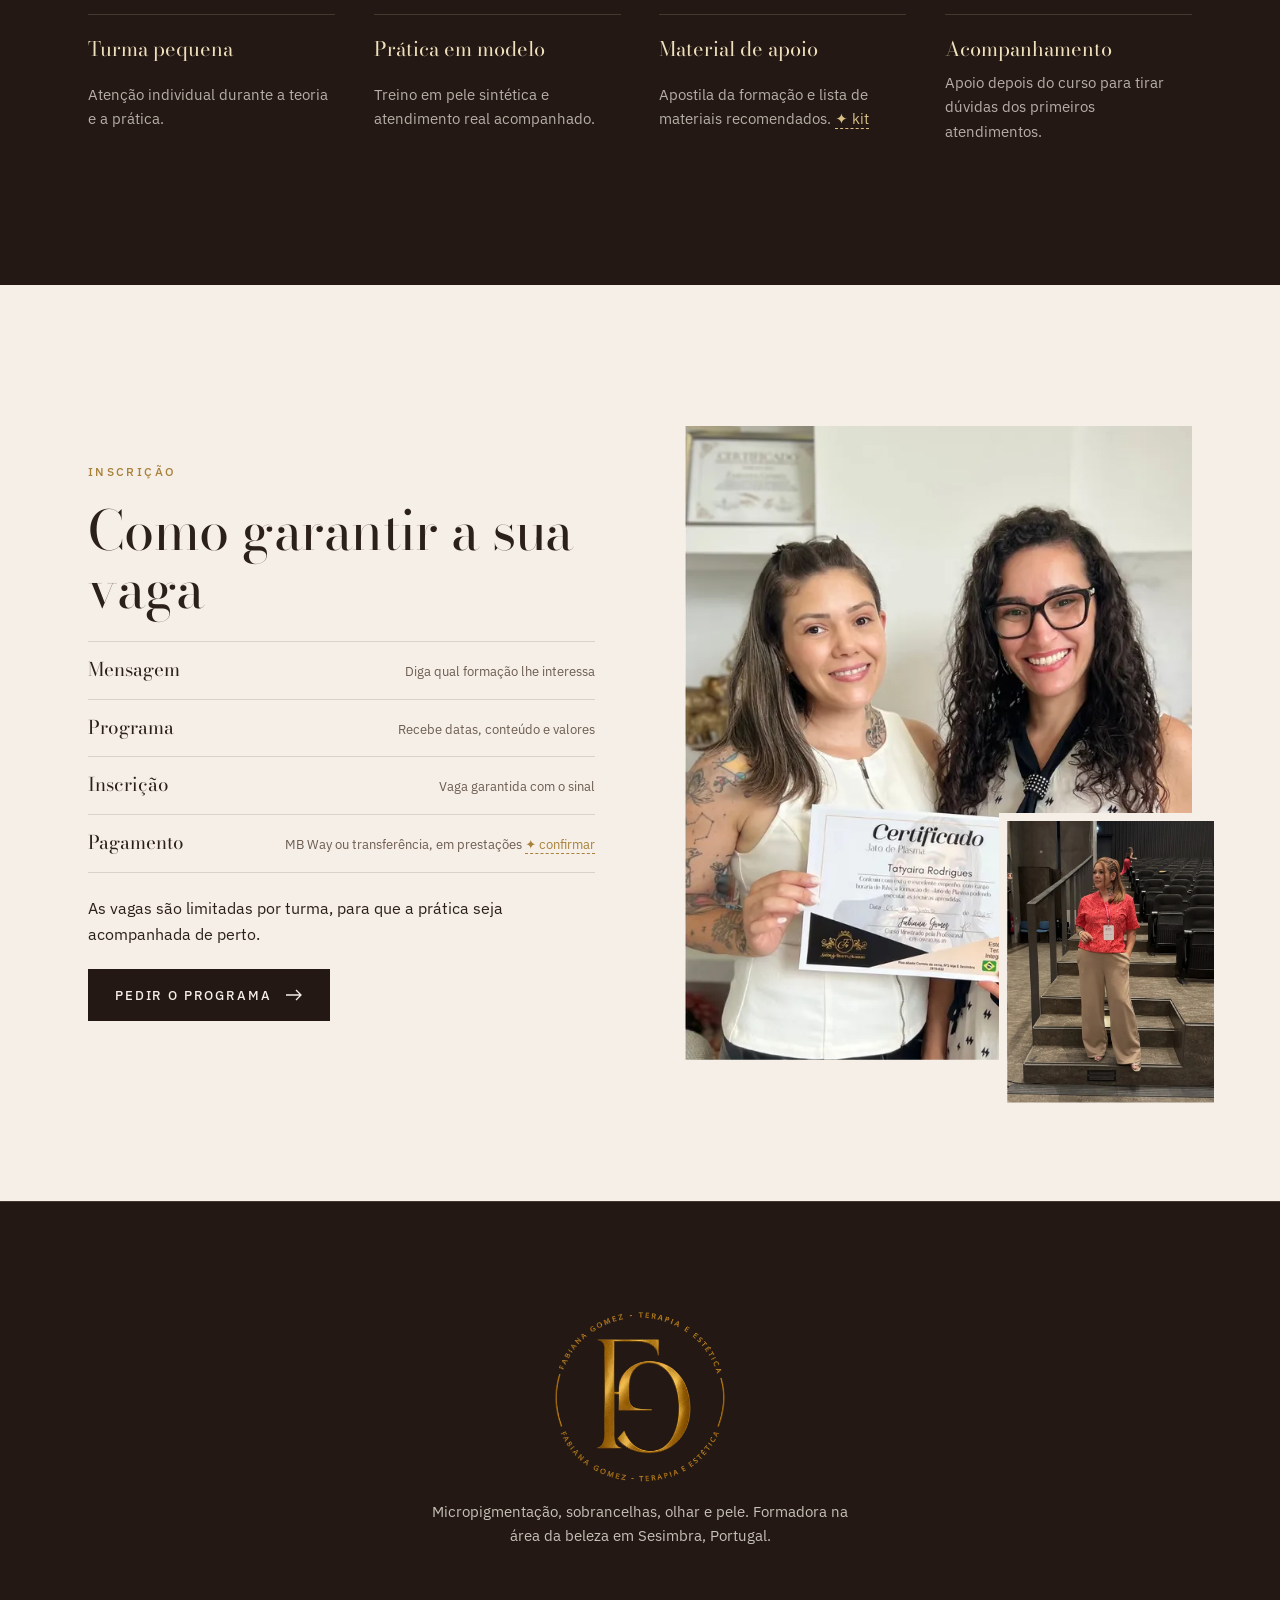
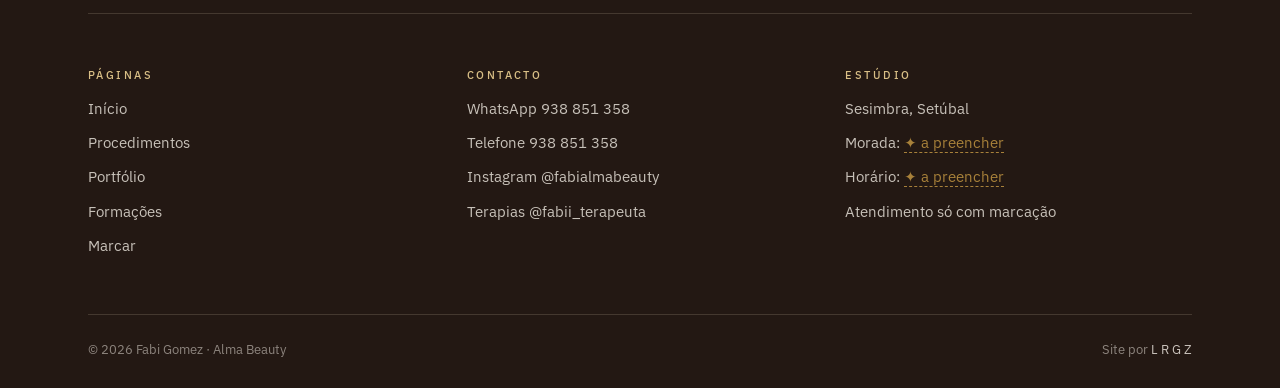
<file: formacoes.html>
<!doctype html>
<html lang="pt-PT">
<head>
<meta charset="utf-8">
<meta name="viewport" content="width=device-width,initial-scale=1,viewport-fit=cover">
<title>Formações | Fabi Gomez · Alma Beauty</title>
<meta name="description" content="Formações de design de sobrancelhas, micropigmentação, extensão de pestanas e unhas com a Fabi Gomez, em Sesimbra. Turmas pequenas e prática acompanhada.">
<meta name="robots" content="noindex">
<meta name="theme-color" content="#f5efe7">
<link rel="canonical" href="https://azeugral.github.io/fabi-gomez/formacoes.html">
<meta property="og:type" content="website">
<meta property="og:title" content="Formações | Fabi Gomez · Alma Beauty">
<meta property="og:description" content="Formações de design de sobrancelhas, micropigmentação, extensão de pestanas e unhas com a Fabi Gomez, em Sesimbra. Turmas pequenas e prática acompanhada.">
<meta property="og:image" content="https://azeugral.github.io/fabi-gomez/og-alma.jpg">
<meta property="og:image:width" content="1200">
<meta property="og:image:height" content="630">
<meta property="og:image:alt" content="Monograma FG de Fabi Gomez ao lado de um retrato dela">
<meta property="og:locale" content="pt_PT">
<link rel="icon" href="favicon.ico" sizes="any">
<link rel="icon" href="favicon-32.png" type="image/png" sizes="32x32">
<link rel="apple-touch-icon" href="assets/img/icone-180.png">
<link rel="preconnect" href="https://fonts.googleapis.com">
<link rel="preconnect" href="https://fonts.gstatic.com" crossorigin>
<link rel="stylesheet" href="https://fonts.googleapis.com/css2?family=Bodoni+Moda:ital,opsz,wght@0,6..96,400;0,6..96,500;1,6..96,400&family=IBM+Plex+Sans:wght@400;500&display=swap">
<link rel="stylesheet" href="assets/css/site.css?v=3">
</head>
<body>
<a class="sr" href="#conteudo">Saltar para o conteúdo</a>
<div class="progresso" data-prog aria-hidden="true"><i></i></div>
<header class="nav">
  <a class="nav-marca" href="./" aria-label="Fabi Gomez, Alma Beauty, início"><img src="assets/img/mono-ouro-96.webp" srcset="assets/img/mono-ouro-96.webp 1x, assets/img/mono-ouro-192.webp 2x" alt="" width="78" height="96"><span><b>Fabi Gomez</b><small>Alma Beauty</small></span></a>
  <button class="nav-abrir" type="button" aria-expanded="false" aria-controls="menu"><span>Menu</span><i aria-hidden="true"></i></button>
  <nav class="nav-menu" id="menu" aria-label="Principal">
    <ul class="menu"><li><a href="./#procedimentos">Procedimentos</a></li><li><a href="portfolio.html">Portfólio</a></li><li><a href="formacoes.html" aria-current="page">Formações</a></li><li><a href="./#terapias">Terapias</a></li><li><a href="./#sobre">Sobre a Fabi</a></li></ul>
    <a class="btn peq" href="marcar.html"><span>Marcar avaliação</span><svg class="i-seta" viewBox="0 0 18 18" aria-hidden="true"><path d="M1 9h15M11 4l5 5-5 5"/></svg></a>
    <div class="gaveta-extra"><a href="https://wa.me/351938851358" target="_blank" rel="noopener">WhatsApp 938 851 358</a><span>Sesimbra, Portugal</span></div>
  </nav>
</header>
<main id="conteudo">
<section class="topo">
  <div class="wrap">
    <div class="cab">
      <svg class="anel" viewBox="0 0 44 44" aria-hidden="true"><circle cx="22" cy="22" r="20.5" fill="none" stroke="currentColor" stroke-width=".8" stroke-dasharray="104 6 2 6 2 6"/><path d="M22 14v16M14 22h16" stroke="currentColor" stroke-width=".8"/></svg>
      <p class="rot" data-r>Formações Alma Essence</p>
      <h1 data-r>Aprenda com quem vive o que ensina</h1>
      <p class="lead" data-r>Foi através da beleza que a Fabi construiu a independência dela em Portugal. Nas formações ensina a técnica, o olhar profissional e o posicionamento para atender com segurança.</p>
      <div class="acoes" data-r><a class="btn" href="marcar.html?tipo=formacao"><span>Pedir informações</span><svg class="i-seta" viewBox="0 0 18 18" aria-hidden="true"><path d="M1 9h15M11 4l5 5-5 5"/></svg></a></div>
    </div>
  </div>
</section>

<section class="sec" style="padding-top:clamp(24px,4vw,48px)">
  <div class="wrap">
    <div class="caminhos">
      <article class="caminho" data-r>
        <p class="rot">Para começar</p>
        <h2 style="font-size:clamp(1.7rem,3.4vw,2.4rem)">Quero viver da beleza</h2>
        <p>Para quem ainda não trabalha na área e quer uma profissão com liberdade de horário, sobretudo mães que querem empreender.</p>
        <ul><li>Técnica desde o básico, com prática em modelo</li><li>Biossegurança e atendimento</li><li>Como montar o espaço e definir preços</li></ul>
        <a class="link" href="marcar.html?tipo=formacao&amp;servico=Quero%20viver%20da%20beleza%20(iniciante)"><span>Quero começar</span><svg class="i-seta" viewBox="0 0 18 18" aria-hidden="true"><path d="M1 9h15M11 4l5 5-5 5"/></svg></a>
      </article>
      <article class="caminho" data-r data-d="1">
        <p class="rot">Para profissionais</p>
        <h2 style="font-size:clamp(1.7rem,3.4vw,2.4rem)">Sou da beleza e quero faturar mais</h2>
        <p>Para quem já atende e quer acrescentar uma técnica rentável, aperfeiçoar o resultado ou subir o valor do serviço.</p>
        <ul><li>Aperfeiçoamento em visagismo e desenho</li><li>Técnicas autorais da Fabi</li><li>Posicionamento e fidelização de clientes</li></ul>
        <a class="link" href="marcar.html?tipo=formacao&amp;servico=Sou%20da%20beleza%20e%20quero%20faturar%20mais"><span>Quero evoluir</span><svg class="i-seta" viewBox="0 0 18 18" aria-hidden="true"><path d="M1 9h15M11 4l5 5-5 5"/></svg></a>
      </article>
    </div>
  </div>
</section>

<section class="sec linho">
  <div class="wrap">
    <div class="cab">
      <p class="rot" data-r>Cursos</p>
      <h2 data-r>Escolha a sua formação</h2>
      <p class="lead" data-r>Datas, carga horária e valores são enviados por mensagem, de acordo com a próxima turma.</p>
    </div>
    <div class="cursos">
      <article class="curso" data-r>
        <div class="curso-titulo"><p class="rot">Sobrancelhas</p><h3>Alma Essence Brows</h3><p>Design de sobrancelhas com henna: alinhamento, visagismo para não depender só do mapping, domínio da pinça e acabamento realçado sem ficar marcado.</p></div>
        <dl><dt>Formato</dt><dd>Presencial, 2 dias</dd><dt>Nível</dt><dd>Iniciante e profissional</dd><dt>Certificado</dt><dd>Reconhecido pela plataforma SIGO</dd><dt>Próxima turma</dt><dd><em class="a-preencher">a preencher</em></dd></dl>
        <a class="btn peq" href="marcar.html?tipo=formacao&amp;servico=Alma%20Essence%20Brows"><span>Quero esta</span><svg class="i-seta" viewBox="0 0 18 18" aria-hidden="true"><path d="M1 9h15M11 4l5 5-5 5"/></svg></a>
      </article>
      <article class="curso" data-r>
        <div class="curso-titulo"><p class="rot">Micropigmentação</p><h3>Microblading e fio a fio</h3><p>Do básico ao avançado: colorimetria, escolha de pigmento, profundidade, desenho e cicatrização, com dez anos de experiência condensados em método.</p></div>
        <dl><dt>Formato</dt><dd>Presencial, teoria e prática em modelo</dd><dt>Nível</dt><dd>Iniciante e profissional</dd><dt>Carga horária</dt><dd><em class="a-preencher">a preencher</em></dd><dt>Próxima turma</dt><dd><em class="a-preencher">a preencher</em></dd></dl>
        <a class="btn peq" href="marcar.html?tipo=formacao&amp;servico=Microblading%20e%20fio%20a%20fio"><span>Quero esta</span><svg class="i-seta" viewBox="0 0 18 18" aria-hidden="true"><path d="M1 9h15M11 4l5 5-5 5"/></svg></a>
      </article>
      <article class="curso" data-r>
        <div class="curso-titulo"><p class="rot">Pestanas</p><h3>Rímel Effect</h3><p>A técnica autoral de extensão da Fabi: leve, natural e feita em cerca de 1 hora, sem pesar no olhar nem comprometer os fios naturais.</p></div>
        <dl><dt>Formato</dt><dd>Presencial, com prática</dd><dt>Nível</dt><dd>Iniciante e profissional</dd><dt>Carga horária</dt><dd><em class="a-preencher">a preencher</em></dd><dt>Próxima turma</dt><dd><em class="a-preencher">a preencher</em></dd></dl>
        <a class="btn peq" href="marcar.html?tipo=formacao&amp;servico=R%C3%ADmel%20Effect"><span>Quero esta</span><svg class="i-seta" viewBox="0 0 18 18" aria-hidden="true"><path d="M1 9h15M11 4l5 5-5 5"/></svg></a>
      </article>
      <article class="curso" data-r>
        <div class="curso-titulo"><p class="rot">Unhas</p><h3>Método de unhas em gel</h3><p>A porta de entrada da Fabi na beleza: aplicação e manutenção só com limas manuais, para unhas fortes por mais tempo.</p></div>
        <dl><dt>Formato</dt><dd>Presencial, 3 dias</dd><dt>Acompanhamento</dt><dd>2 meses de prática orientada</dd><dt>Nível</dt><dd>Iniciante</dd><dt>Próxima turma</dt><dd><em class="a-preencher">a preencher</em></dd></dl>
        <a class="btn peq" href="marcar.html?tipo=formacao&amp;servico=Unhas%20em%20gel"><span>Quero esta</span><svg class="i-seta" viewBox="0 0 18 18" aria-hidden="true"><path d="M1 9h15M11 4l5 5-5 5"/></svg></a>
      </article>
    </div>
  </div>
</section>

<section class="sec escuro">
  <div class="wrap">
    <div class="cab">
      <svg class="anel" viewBox="0 0 44 44" aria-hidden="true"><circle cx="22" cy="22" r="20.5" fill="none" stroke="currentColor" stroke-width=".8" stroke-dasharray="104 6 2 6 2 6"/><path d="M22 14v16M14 22h16" stroke="currentColor" stroke-width=".8"/></svg>
      <p class="rot" data-r>Em todas as formações</p>
      <h2 data-r>O que está incluído</h2>
    </div>
    <ul class="inclui">
      <li data-r><b>Turma pequena</b><span>Atenção individual durante a teoria e a prática.</span></li>
      <li data-r data-d="1"><b>Prática em modelo</b><span>Treino em pele sintética e atendimento real acompanhado.</span></li>
      <li data-r data-d="2"><b>Material de apoio</b><span>Apostila da formação e lista de materiais recomendados. <em class="a-preencher">kit</em></span></li>
      <li data-r data-d="3"><b>Acompanhamento</b><span>Apoio depois do curso para tirar dúvidas dos primeiros atendimentos.</span></li>
    </ul>
  </div>
</section>

<section class="sec">
  <div class="wrap divide inv">
    <figure class="divide-foto">
      <div class="f1" data-r="img"><img src="assets/img/formacao-certificado-2-640.webp" srcset="assets/img/formacao-certificado-2-640.webp 640w, assets/img/formacao-certificado-2-1000.webp 1000w" sizes="(max-width:860px) 90vw, 42vw" alt="Fabi Gomez com uma aluna que segura o certificado" width="640" height="1138" loading="lazy" style="object-position:50% 45%"></div>
      <div class="f2" data-r="img" data-d="2"><img src="assets/img/fabi-palco-640.webp" alt="Fabi Gomez num auditório de congresso" width="640" height="853" loading="lazy"></div>
    </figure>
    <div class="divide-texto">
      <p class="rot" data-r>Inscrição</p>
      <h2 data-r>Como garantir a sua vaga</h2>
      <ul class="lista" data-r>
        <li><b>Mensagem</b><span>Diga qual formação lhe interessa</span></li>
        <li><b>Programa</b><span>Recebe datas, conteúdo e valores</span></li>
        <li><b>Inscrição</b><span>Vaga garantida com o sinal</span></li>
        <li><b>Pagamento</b><span>MB Way ou transferência, em prestações <em class="a-preencher">confirmar</em></span></li>
      </ul>
      <p data-r>As vagas são limitadas por turma, para que a prática seja acompanhada de perto.</p>
      <a class="btn" href="marcar.html?tipo=formacao" data-r><span>Pedir o programa</span><svg class="i-seta" viewBox="0 0 18 18" aria-hidden="true"><path d="M1 9h15M11 4l5 5-5 5"/></svg></a>
    </div>
  </div>
</section>
</main>
<footer class="rodape">
  <div class="wrap">
    <div class="rodape-topo">
      <img src="assets/img/logo-claro-320.webp" srcset="assets/img/logo-claro-320.webp 1x, assets/img/logo-claro-640.webp 2x" alt="Fabianna Gomez, Terapia &amp; Estética" width="320" height="321" loading="lazy">
      <p>Micropigmentação, sobrancelhas, olhar e pele. Formadora na área da beleza em Sesimbra, Portugal.</p>
    </div>
    <div class="colunas">
      <div><h4>Páginas</h4><ul><li><a href="./">Início</a></li><li><a href="./#procedimentos">Procedimentos</a></li><li><a href="portfolio.html">Portfólio</a></li><li><a href="formacoes.html">Formações</a></li><li><a href="marcar.html">Marcar</a></li></ul></div>
      <div><h4>Contacto</h4><ul><li><a href="https://wa.me/351938851358" target="_blank" rel="noopener">WhatsApp 938 851 358</a></li><li><a href="tel:+351938851358">Telefone 938 851 358</a></li><li><a href="https://www.instagram.com/fabialmabeauty/" target="_blank" rel="noopener">Instagram @fabialmabeauty</a></li><li><a href="https://www.instagram.com/fabii_terapeuta/" target="_blank" rel="noopener">Terapias @fabii_terapeuta</a></li></ul></div>
      <div><h4>Estúdio</h4><ul><li>Sesimbra, Setúbal</li><li>Morada: <em class="a-preencher">a preencher</em></li><li>Horário: <em class="a-preencher">a preencher</em></li><li>Atendimento só com marcação</li></ul></div>
    </div>
    <div class="base"><span>© <span data-ano>2026</span> Fabi Gomez · Alma Beauty</span><span>Site por <a href="https://lrgz.com.br" target="_blank" rel="noopener">L R G Z</a></span></div>
  </div>
</footer>
<a class="fixo" href="marcar.html"><img src="assets/img/mono-osso-96.webp" alt="" width="78" height="96"><span>Marcar avaliação</span></a>
<script src="assets/js/site.js?v=3"></script>
</body>
</html>
</file>
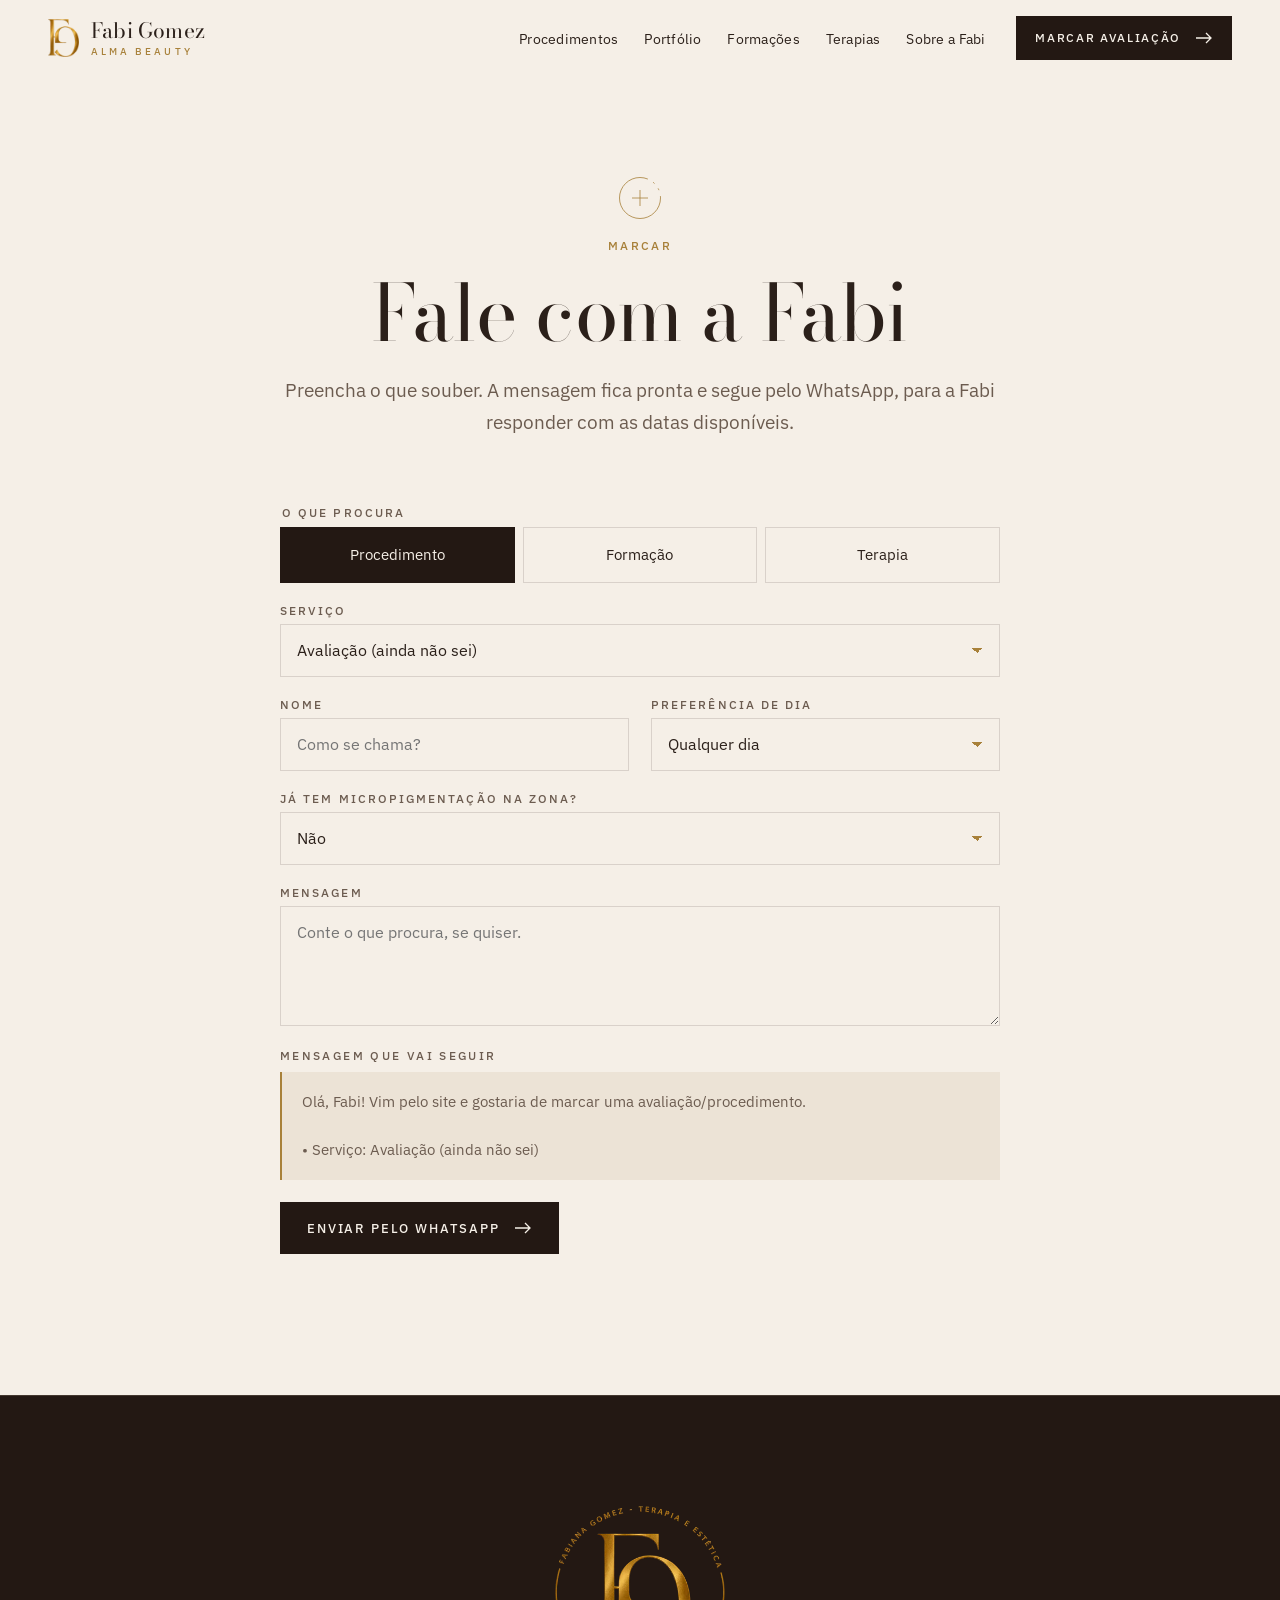
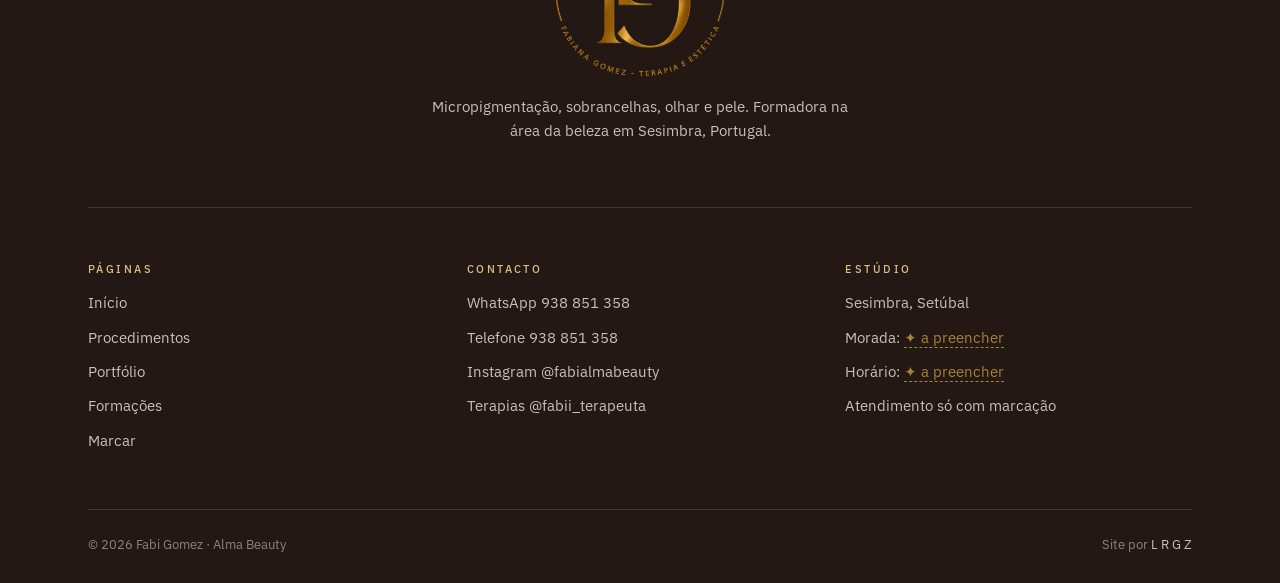
<file: marcar.html>
<!doctype html>
<html lang="pt-PT">
<head>
<meta charset="utf-8">
<meta name="viewport" content="width=device-width,initial-scale=1,viewport-fit=cover">
<title>Marcar | Fabi Gomez · Alma Beauty</title>
<meta name="description" content="Marque a sua avaliação, peça informações sobre formações ou marque uma sessão de terapia com a Fabi Gomez, em Sesimbra. A mensagem segue pelo WhatsApp.">
<meta name="robots" content="noindex">
<meta name="theme-color" content="#f5efe7">
<link rel="canonical" href="https://azeugral.github.io/fabi-gomez/marcar.html">
<meta property="og:type" content="website">
<meta property="og:title" content="Marcar | Fabi Gomez · Alma Beauty">
<meta property="og:description" content="Marque a sua avaliação, peça informações sobre formações ou marque uma sessão de terapia com a Fabi Gomez, em Sesimbra. A mensagem segue pelo WhatsApp.">
<meta property="og:image" content="https://azeugral.github.io/fabi-gomez/og-alma.jpg">
<meta property="og:image:width" content="1200">
<meta property="og:image:height" content="630">
<meta property="og:image:alt" content="Monograma FG de Fabi Gomez ao lado de um retrato dela">
<meta property="og:locale" content="pt_PT">
<link rel="icon" href="favicon.ico" sizes="any">
<link rel="icon" href="favicon-32.png" type="image/png" sizes="32x32">
<link rel="apple-touch-icon" href="assets/img/icone-180.png">
<link rel="preconnect" href="https://fonts.googleapis.com">
<link rel="preconnect" href="https://fonts.gstatic.com" crossorigin>
<link rel="stylesheet" href="https://fonts.googleapis.com/css2?family=Bodoni+Moda:ital,opsz,wght@0,6..96,400;0,6..96,500;1,6..96,400&family=IBM+Plex+Sans:wght@400;500&display=swap">
<link rel="stylesheet" href="assets/css/site.css?v=3">
</head>
<body>
<a class="sr" href="#conteudo">Saltar para o conteúdo</a>
<div class="progresso" data-prog aria-hidden="true"><i></i></div>
<header class="nav">
  <a class="nav-marca" href="./" aria-label="Fabi Gomez, Alma Beauty, início"><img src="assets/img/mono-ouro-96.webp" srcset="assets/img/mono-ouro-96.webp 1x, assets/img/mono-ouro-192.webp 2x" alt="" width="78" height="96"><span><b>Fabi Gomez</b><small>Alma Beauty</small></span></a>
  <button class="nav-abrir" type="button" aria-expanded="false" aria-controls="menu"><span>Menu</span><i aria-hidden="true"></i></button>
  <nav class="nav-menu" id="menu" aria-label="Principal">
    <ul class="menu"><li><a href="./#procedimentos">Procedimentos</a></li><li><a href="portfolio.html">Portfólio</a></li><li><a href="formacoes.html">Formações</a></li><li><a href="./#terapias">Terapias</a></li><li><a href="./#sobre">Sobre a Fabi</a></li></ul>
    <a class="btn peq" href="marcar.html"><span>Marcar avaliação</span><svg class="i-seta" viewBox="0 0 18 18" aria-hidden="true"><path d="M1 9h15M11 4l5 5-5 5"/></svg></a>
    <div class="gaveta-extra"><a href="https://wa.me/351938851358" target="_blank" rel="noopener">WhatsApp 938 851 358</a><span>Sesimbra, Portugal</span></div>
  </nav>
</header>
<main id="conteudo">
<section class="topo">
  <div class="wrap">
    <div class="cab">
      <svg class="anel" viewBox="0 0 44 44" aria-hidden="true"><circle cx="22" cy="22" r="20.5" fill="none" stroke="currentColor" stroke-width=".8" stroke-dasharray="104 6 2 6 2 6"/><path d="M22 14v16M14 22h16" stroke="currentColor" stroke-width=".8"/></svg>
      <p class="rot" data-r>Marcar</p>
      <h1 data-r>Fale com a Fabi</h1>
      <p class="lead" data-r>Preencha o que souber. A mensagem fica pronta e segue pelo WhatsApp, para a Fabi responder com as datas disponíveis.</p>
    </div>
  </div>
</section>
<section class="sec" style="padding-top:0">
  <div class="wrap">
    <form class="form" data-marcar novalidate data-r>
      <fieldset class="campo">
        <legend>O que procura</legend>
        <div class="opcoes">
          <label><input type="radio" name="tipo" value="procedimento" checked><span>Procedimento</span></label>
          <label><input type="radio" name="tipo" value="formacao"><span>Formação</span></label>
          <label><input type="radio" name="tipo" value="terapia"><span>Terapia</span></label>
        </div>
      </fieldset>
      <div class="campo">
        <label for="servico">Serviço</label>
        <select id="servico" name="servico">
          <optgroup label="Procedimentos" data-g="proc">
            <option>Avaliação (ainda não sei)</option>
            <option>Micropigmentação de sobrancelhas</option>
            <option>Shadow brows</option>
            <option>Design de sobrancelhas com henna</option>
            <option>Brow lamination</option>
            <option>Reativa Brows</option>
            <option>Micropigmentação labial</option>
            <option>Hidra Lips</option>
            <option>Neutralização labial</option>
            <option>Rímel Effect (pestanas)</option>
            <option>Lifting de pestanas</option>
            <option>Eyeliner definitivo</option>
            <option>Alquimia do Glow</option>
            <option>Peeling Hollywood</option>
            <option>Remoção de micropigmentação</option>
            <option>Unhas em gel</option>
          </optgroup>
          <optgroup label="Formações" data-g="form">
            <option>Alma Essence Brows</option>
            <option>Microblading e fio a fio</option>
            <option>Rímel Effect</option>
            <option>Unhas em gel</option>
            <option>Quero viver da beleza (iniciante)</option>
            <option>Sou da beleza e quero faturar mais</option>
          </optgroup>
          <optgroup label="Terapias" data-g="ter">
            <option>Mesa Quântica</option>
            <option>Mentoria de Transformação Pessoal</option>
          </optgroup>
        </select>
      </div>
      <div class="duas">
        <div class="campo"><label for="nome">Nome</label><input id="nome" name="nome" autocomplete="given-name" placeholder="Como se chama?"></div>
        <div class="campo"><label for="quando">Preferência de dia</label><select id="quando" name="quando"><option value="">Qualquer dia</option><option>Dias de semana, manhã</option><option>Dias de semana, tarde</option><option>Sábado</option></select></div>
      </div>
      <div class="campo"><label for="antes">Já tem micropigmentação na zona?</label><select id="antes" name="antes"><option>Não</option><option>Sim, recente</option><option>Sim, antiga</option><option>Não sei</option></select></div>
      <div class="campo"><label for="msg">Mensagem</label><textarea id="msg" name="msg" placeholder="Conte o que procura, se quiser."></textarea></div>
      <div class="campo"><span class="rot" style="color:var(--suave)">Mensagem que vai seguir</span><div class="previa" data-previa aria-live="polite"></div></div>
      <button class="btn" type="submit"><span>Enviar pelo WhatsApp</span><svg class="i-seta" viewBox="0 0 18 18" aria-hidden="true"><path d="M1 9h15M11 4l5 5-5 5"/></svg></button>
    </form>
  </div>
</section>
</main>
<footer class="rodape">
  <div class="wrap">
    <div class="rodape-topo">
      <img src="assets/img/logo-claro-320.webp" srcset="assets/img/logo-claro-320.webp 1x, assets/img/logo-claro-640.webp 2x" alt="Fabianna Gomez, Terapia &amp; Estética" width="320" height="321" loading="lazy">
      <p>Micropigmentação, sobrancelhas, olhar e pele. Formadora na área da beleza em Sesimbra, Portugal.</p>
    </div>
    <div class="colunas">
      <div><h4>Páginas</h4><ul><li><a href="./">Início</a></li><li><a href="./#procedimentos">Procedimentos</a></li><li><a href="portfolio.html">Portfólio</a></li><li><a href="formacoes.html">Formações</a></li><li><a href="marcar.html">Marcar</a></li></ul></div>
      <div><h4>Contacto</h4><ul><li><a href="https://wa.me/351938851358" target="_blank" rel="noopener">WhatsApp 938 851 358</a></li><li><a href="tel:+351938851358">Telefone 938 851 358</a></li><li><a href="https://www.instagram.com/fabialmabeauty/" target="_blank" rel="noopener">Instagram @fabialmabeauty</a></li><li><a href="https://www.instagram.com/fabii_terapeuta/" target="_blank" rel="noopener">Terapias @fabii_terapeuta</a></li></ul></div>
      <div><h4>Estúdio</h4><ul><li>Sesimbra, Setúbal</li><li>Morada: <em class="a-preencher">a preencher</em></li><li>Horário: <em class="a-preencher">a preencher</em></li><li>Atendimento só com marcação</li></ul></div>
    </div>
    <div class="base"><span>© <span data-ano>2026</span> Fabi Gomez · Alma Beauty</span><span>Site por <a href="https://lrgz.com.br" target="_blank" rel="noopener">L R G Z</a></span></div>
  </div>
</footer>
<script src="assets/js/site.js?v=3"></script>
</body>
</html>
</file>
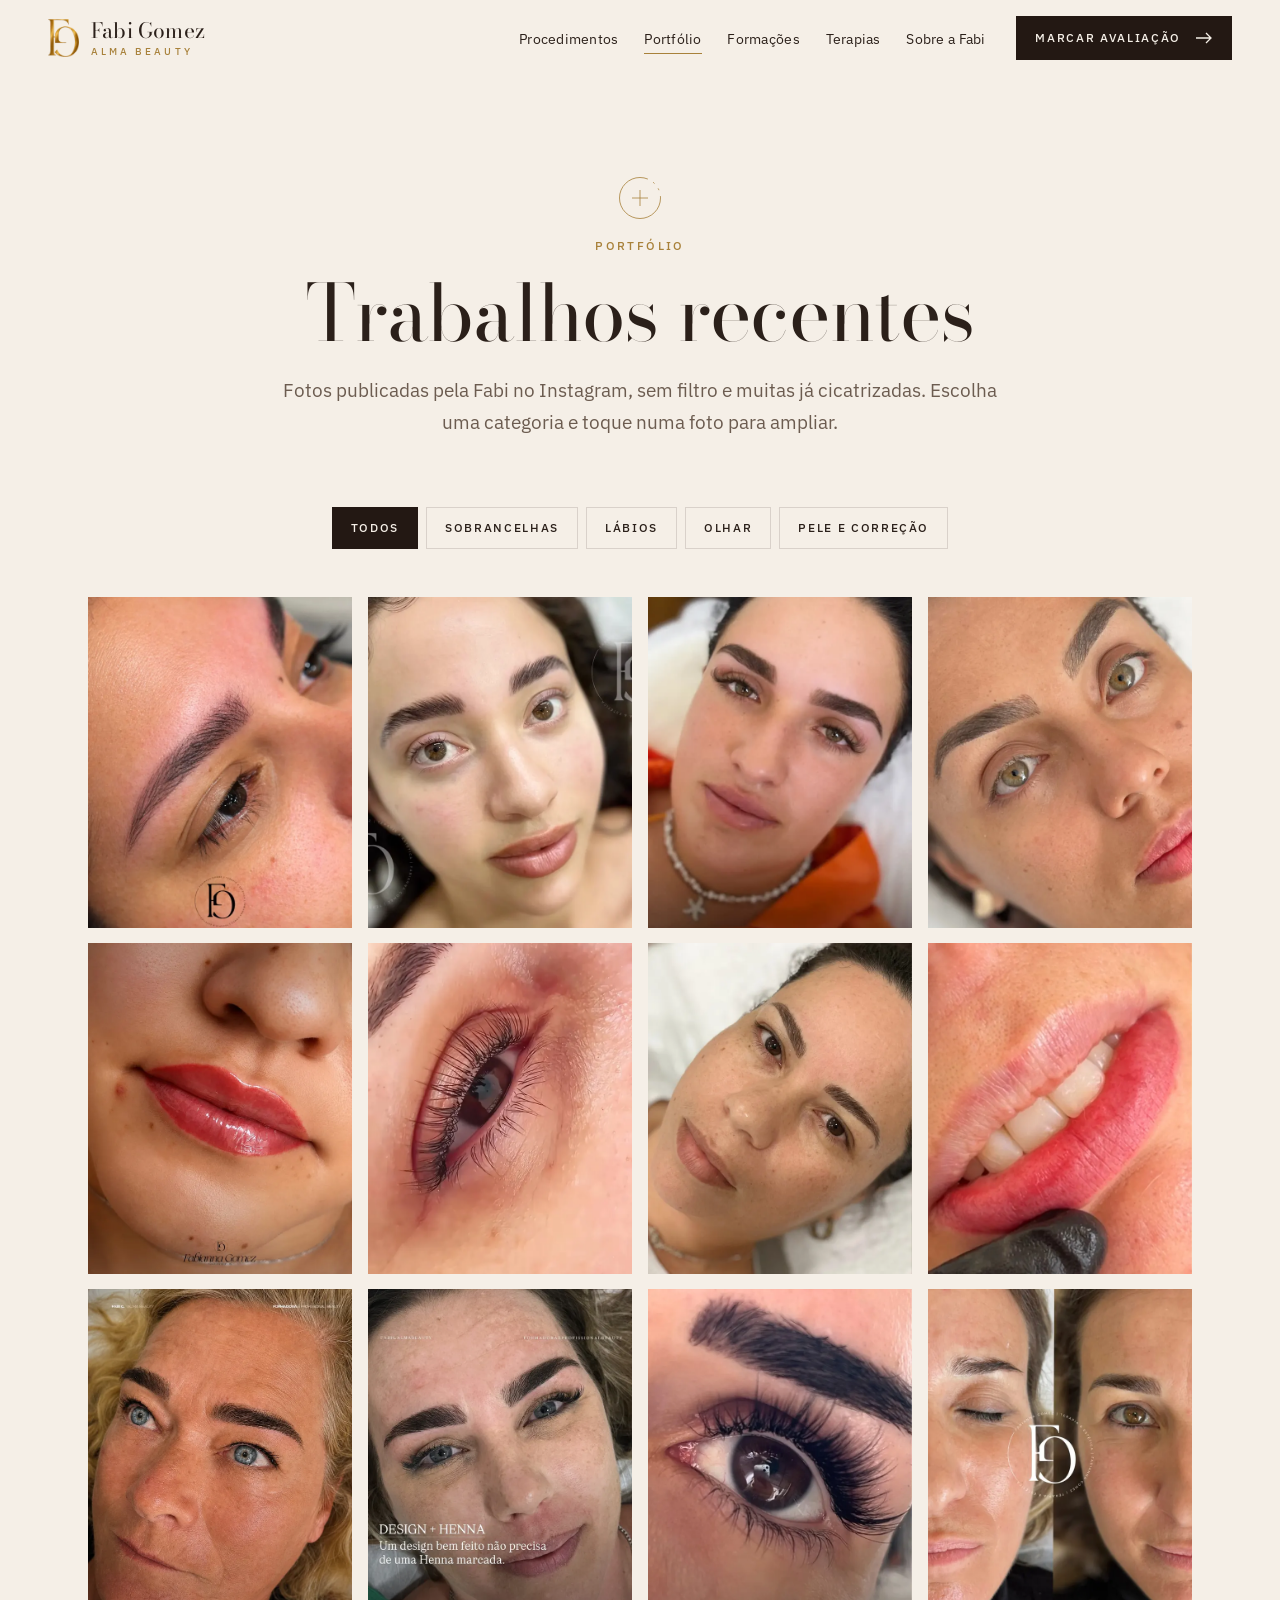
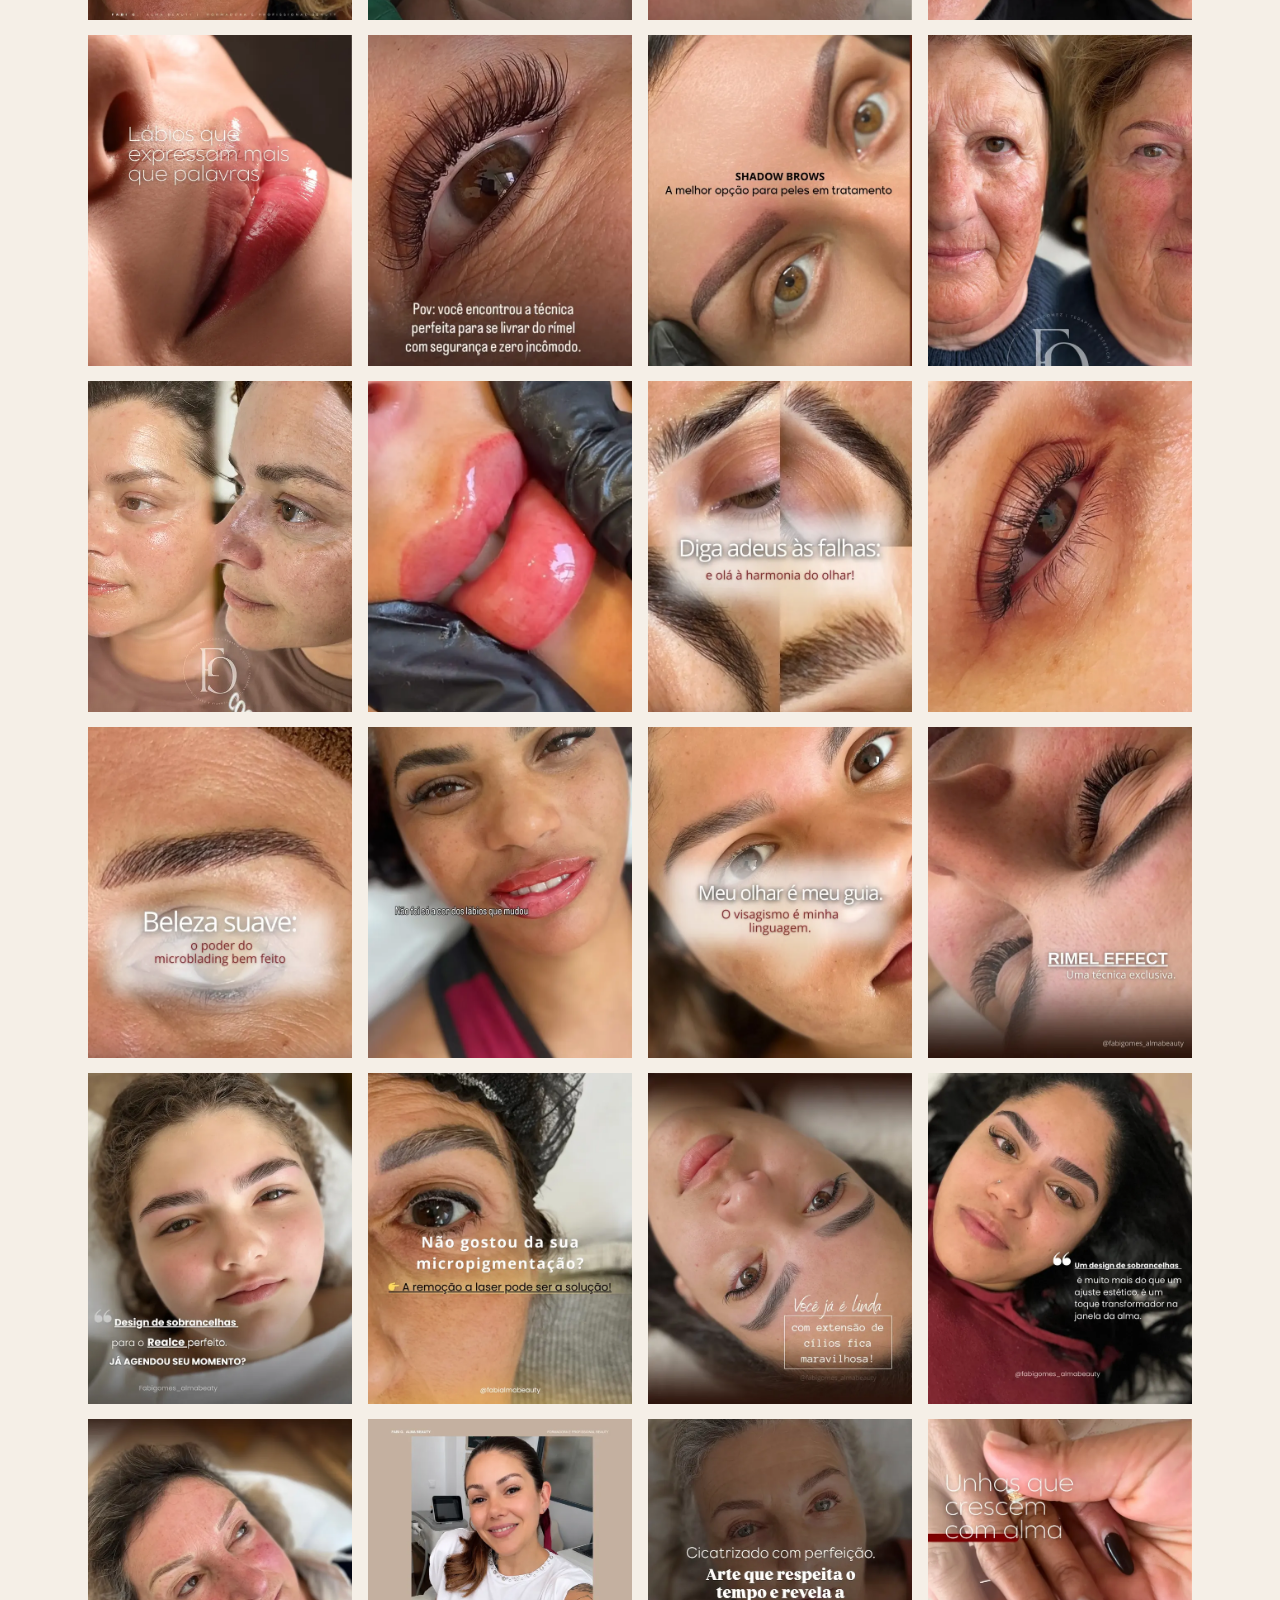
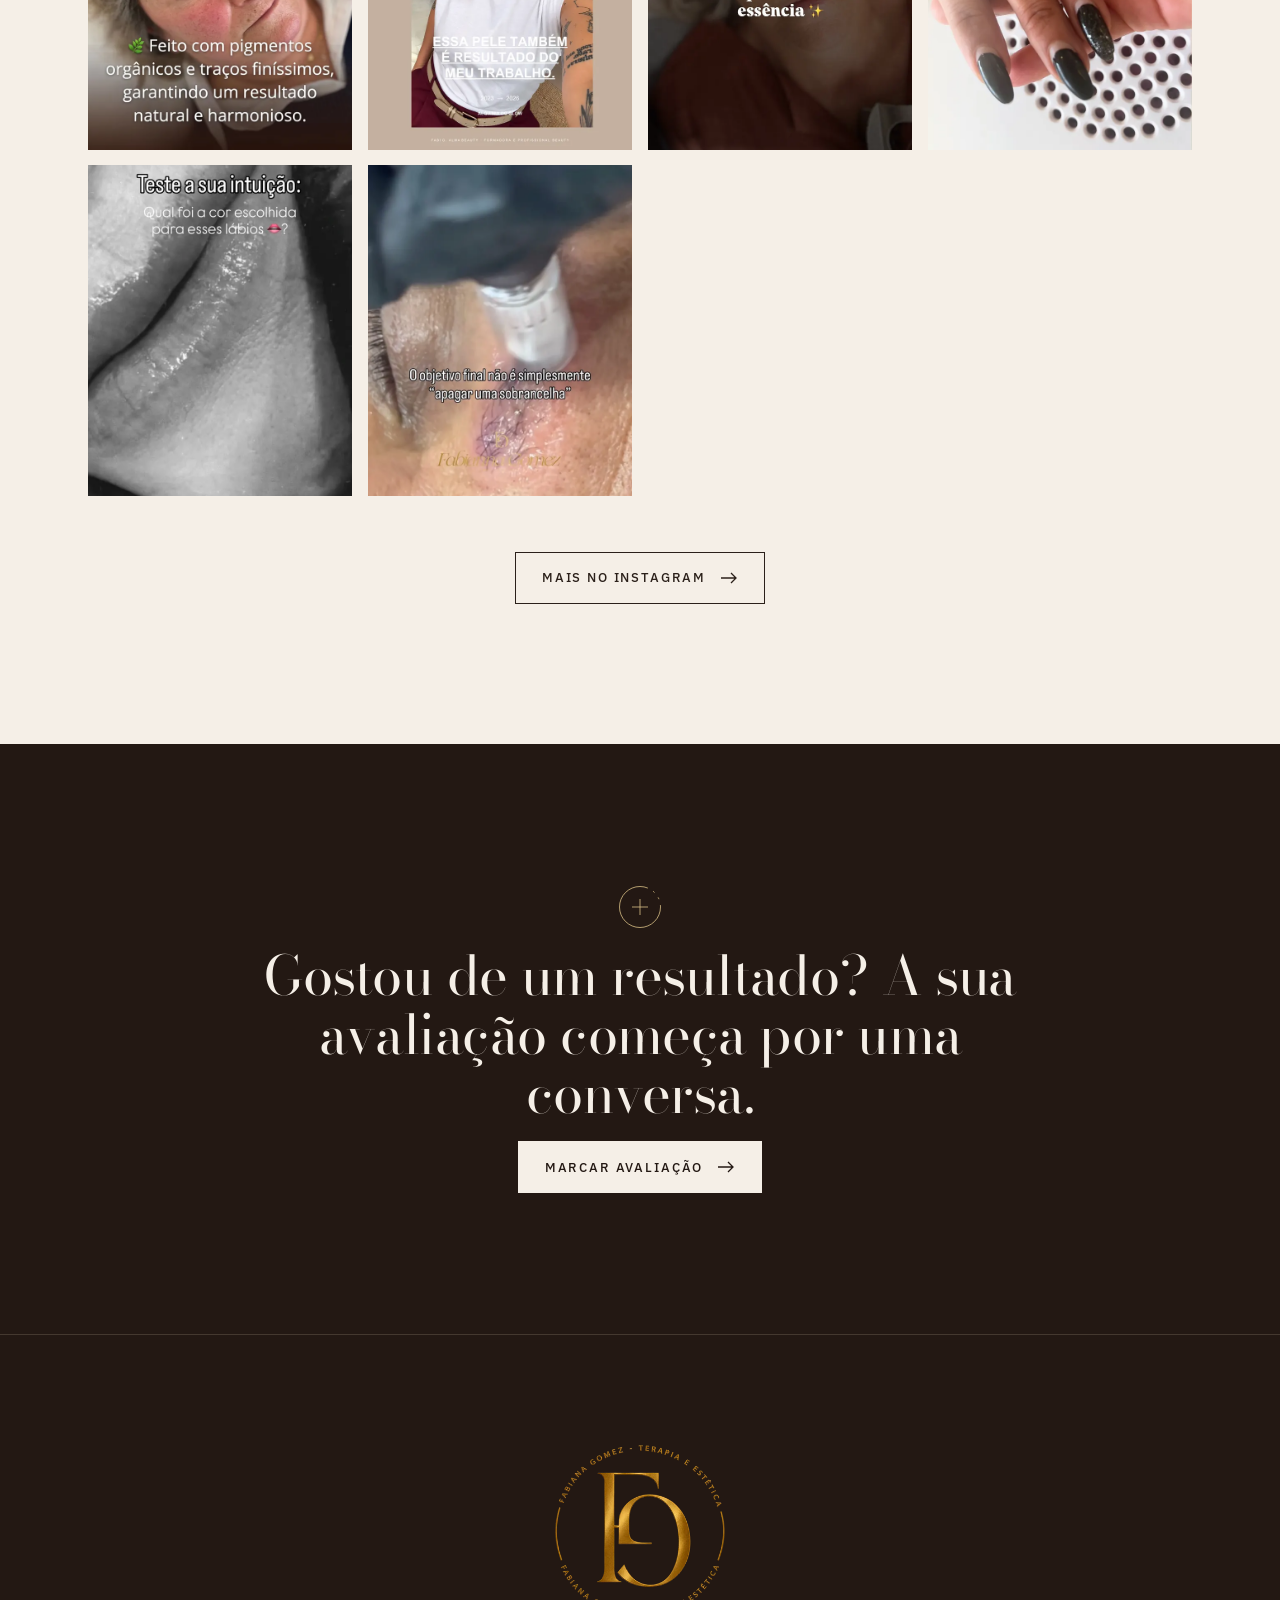
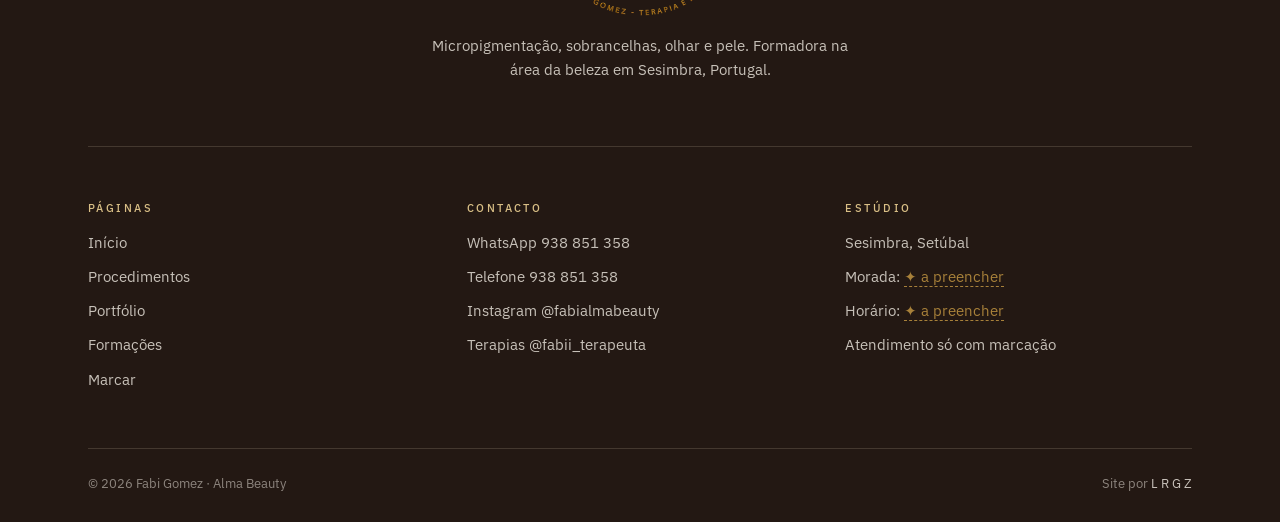
<file: portfolio.html>
<!doctype html>
<html lang="pt-PT">
<head>
<meta charset="utf-8">
<meta name="viewport" content="width=device-width,initial-scale=1,viewport-fit=cover">
<title>Portfólio | Fabi Gomez · Alma Beauty</title>
<meta name="description" content="Trabalhos recentes da Fabi Gomez em Sesimbra: micropigmentação de sobrancelhas e lábios, design, pestanas, pele e remoção de micropigmentação.">
<meta name="robots" content="noindex">
<meta name="theme-color" content="#f5efe7">
<link rel="canonical" href="https://azeugral.github.io/fabi-gomez/portfolio.html">
<meta property="og:type" content="website">
<meta property="og:title" content="Portfólio | Fabi Gomez · Alma Beauty">
<meta property="og:description" content="Trabalhos recentes da Fabi Gomez em Sesimbra: micropigmentação de sobrancelhas e lábios, design, pestanas, pele e remoção de micropigmentação.">
<meta property="og:image" content="https://azeugral.github.io/fabi-gomez/og-alma.jpg">
<meta property="og:image:width" content="1200">
<meta property="og:image:height" content="630">
<meta property="og:image:alt" content="Monograma FG de Fabi Gomez ao lado de um retrato dela">
<meta property="og:locale" content="pt_PT">
<link rel="icon" href="favicon.ico" sizes="any">
<link rel="icon" href="favicon-32.png" type="image/png" sizes="32x32">
<link rel="apple-touch-icon" href="assets/img/icone-180.png">
<link rel="preconnect" href="https://fonts.googleapis.com">
<link rel="preconnect" href="https://fonts.gstatic.com" crossorigin>
<link rel="stylesheet" href="https://fonts.googleapis.com/css2?family=Bodoni+Moda:ital,opsz,wght@0,6..96,400;0,6..96,500;1,6..96,400&family=IBM+Plex+Sans:wght@400;500&display=swap">
<link rel="stylesheet" href="assets/css/site.css?v=3">
</head>
<body>
<a class="sr" href="#conteudo">Saltar para o conteúdo</a>
<div class="progresso" data-prog aria-hidden="true"><i></i></div>
<header class="nav">
  <a class="nav-marca" href="./" aria-label="Fabi Gomez, Alma Beauty, início"><img src="assets/img/mono-ouro-96.webp" srcset="assets/img/mono-ouro-96.webp 1x, assets/img/mono-ouro-192.webp 2x" alt="" width="78" height="96"><span><b>Fabi Gomez</b><small>Alma Beauty</small></span></a>
  <button class="nav-abrir" type="button" aria-expanded="false" aria-controls="menu"><span>Menu</span><i aria-hidden="true"></i></button>
  <nav class="nav-menu" id="menu" aria-label="Principal">
    <ul class="menu"><li><a href="./#procedimentos">Procedimentos</a></li><li><a href="portfolio.html" aria-current="page">Portfólio</a></li><li><a href="formacoes.html">Formações</a></li><li><a href="./#terapias">Terapias</a></li><li><a href="./#sobre">Sobre a Fabi</a></li></ul>
    <a class="btn peq" href="marcar.html"><span>Marcar avaliação</span><svg class="i-seta" viewBox="0 0 18 18" aria-hidden="true"><path d="M1 9h15M11 4l5 5-5 5"/></svg></a>
    <div class="gaveta-extra"><a href="https://wa.me/351938851358" target="_blank" rel="noopener">WhatsApp 938 851 358</a><span>Sesimbra, Portugal</span></div>
  </nav>
</header>
<main id="conteudo">
<section class="topo">
  <div class="wrap">
    <div class="cab">
      <svg class="anel" viewBox="0 0 44 44" aria-hidden="true"><circle cx="22" cy="22" r="20.5" fill="none" stroke="currentColor" stroke-width=".8" stroke-dasharray="104 6 2 6 2 6"/><path d="M22 14v16M14 22h16" stroke="currentColor" stroke-width=".8"/></svg>
      <p class="rot" data-r>Portfólio</p>
      <h1 data-r>Trabalhos recentes</h1>
      <p class="lead" data-r>Fotos publicadas pela Fabi no Instagram, sem filtro e muitas já cicatrizadas. Escolha uma categoria e toque numa foto para ampliar.</p>
    </div>
  </div>
</section>
<section class="sec" style="padding-top:0">
  <div class="wrap">
    <div class="filtro" role="group" aria-label="Filtrar por categoria">
      <button type="button" data-cat="todos" aria-pressed="true">Todos</button>
      <button type="button" data-cat="brows" aria-pressed="false">Sobrancelhas</button>
      <button type="button" data-cat="labios" aria-pressed="false">Lábios</button>
      <button type="button" data-cat="olhar" aria-pressed="false">Olhar</button>
      <button type="button" data-cat="pele" aria-pressed="false">Pele e correção</button>
    </div>
    <div class="obras" data-obras></div>
    <div class="obras-rodape"><a class="btn linha" href="https://www.instagram.com/fabialmabeauty/" target="_blank" rel="noopener"><span>Mais no Instagram</span><svg class="i-seta" viewBox="0 0 18 18" aria-hidden="true"><path d="M1 9h15M11 4l5 5-5 5"/></svg></a></div>
  </div>
</section>
<section class="sec escuro chamada">
  <div class="wrap">
    <div class="cab" style="margin-bottom:0">
      <svg class="anel" viewBox="0 0 44 44" aria-hidden="true"><circle cx="22" cy="22" r="20.5" fill="none" stroke="currentColor" stroke-width=".8" stroke-dasharray="104 6 2 6 2 6"/><path d="M22 14v16M14 22h16" stroke="currentColor" stroke-width=".8"/></svg>
      <h2 data-r>Gostou de um resultado? A sua avaliação começa por uma conversa.</h2>
      <div class="acoes" data-r><a class="btn claro" href="marcar.html"><span>Marcar avaliação</span><svg class="i-seta" viewBox="0 0 18 18" aria-hidden="true"><path d="M1 9h15M11 4l5 5-5 5"/></svg></a></div>
    </div>
  </div>
</section>
</main>
<footer class="rodape">
  <div class="wrap">
    <div class="rodape-topo">
      <img src="assets/img/logo-claro-320.webp" srcset="assets/img/logo-claro-320.webp 1x, assets/img/logo-claro-640.webp 2x" alt="Fabianna Gomez, Terapia &amp; Estética" width="320" height="321" loading="lazy">
      <p>Micropigmentação, sobrancelhas, olhar e pele. Formadora na área da beleza em Sesimbra, Portugal.</p>
    </div>
    <div class="colunas">
      <div><h4>Páginas</h4><ul><li><a href="./">Início</a></li><li><a href="./#procedimentos">Procedimentos</a></li><li><a href="portfolio.html">Portfólio</a></li><li><a href="formacoes.html">Formações</a></li><li><a href="marcar.html">Marcar</a></li></ul></div>
      <div><h4>Contacto</h4><ul><li><a href="https://wa.me/351938851358" target="_blank" rel="noopener">WhatsApp 938 851 358</a></li><li><a href="tel:+351938851358">Telefone 938 851 358</a></li><li><a href="https://www.instagram.com/fabialmabeauty/" target="_blank" rel="noopener">Instagram @fabialmabeauty</a></li><li><a href="https://www.instagram.com/fabii_terapeuta/" target="_blank" rel="noopener">Terapias @fabii_terapeuta</a></li></ul></div>
      <div><h4>Estúdio</h4><ul><li>Sesimbra, Setúbal</li><li>Morada: <em class="a-preencher">a preencher</em></li><li>Horário: <em class="a-preencher">a preencher</em></li><li>Atendimento só com marcação</li></ul></div>
    </div>
    <div class="base"><span>© <span data-ano>2026</span> Fabi Gomez · Alma Beauty</span><span>Site por <a href="https://lrgz.com.br" target="_blank" rel="noopener">L R G Z</a></span></div>
  </div>
</footer>
<a class="fixo" href="marcar.html"><img src="assets/img/mono-osso-96.webp" alt="" width="78" height="96"><span>Marcar avaliação</span></a>
<div class="lb" role="dialog" aria-modal="true" aria-label="Foto ampliada" aria-hidden="true">
  <div class="lb-topo"><span class="rot" data-cont></span><button type="button" data-fechar>Fechar</button></div>
  <div class="lb-palco"><img alt=""></div>
  <div class="lb-base"><button type="button" data-ant aria-label="Anterior">&larr;</button><span class="rot" data-leg></span><button type="button" data-prox aria-label="Seguinte">&rarr;</button></div>
</div>
<script src="assets/js/obras.js?v=3"></script>
<script src="assets/js/site.js?v=3"></script>
</body>
</html>
</file>
<file: assets/css/site.css>
/* Fabi Gomez · Alma Beauty
   marfim + cacau + ouro do monograma FG · Bodoni Moda + IBM Plex Sans */
:root{
  --marfim:#f5efe7;
  --linho:#ece3d6;
  --areia:#dccfbd;
  --cacau:#231813;
  --cacau-2:#33251e;
  --cacau-3:#4a372c;
  --tinta:#2b201a;
  --suave:#6c5c50;
  --ouro:#a8813a;
  --ouro-claro:#d9bf86;
  --ouro-luz:#efe0bd;
  --linha:rgba(43,32,26,.14);
  --linha-escura:rgba(239,224,189,.16);
  --ease:cubic-bezier(.16,.84,.32,1);
  --ease-io:cubic-bezier(.65,0,.35,1);
  --serif:"Bodoni Moda",Didot,"Times New Roman",serif;
  --sans:"IBM Plex Sans",system-ui,-apple-system,"Segoe UI",sans-serif;
  --wrap:1200px;
  --gut:clamp(16px,4.5vw,48px);
  --nav:76px;
}
*,*::before,*::after{box-sizing:border-box}
html{-webkit-text-size-adjust:100%;scroll-behavior:smooth;scroll-padding-top:calc(var(--nav) + 12px)}
body{margin:0;background:var(--marfim);color:var(--tinta);font:400 16px/1.65 var(--sans);-webkit-font-smoothing:antialiased;text-rendering:optimizeLegibility;overflow-x:hidden}
img{display:block;max-width:100%;height:auto}
a{color:inherit}
button{font:inherit;color:inherit}
::selection{background:var(--ouro-claro);color:var(--cacau)}
:focus-visible{outline:2px solid var(--ouro);outline-offset:3px}
.sr{position:absolute;left:-9999px;top:0;z-index:100;background:var(--cacau);color:var(--marfim);padding:10px 14px}
.sr:focus{left:12px;top:12px}
.wrap{width:100%;max-width:var(--wrap);margin:0 auto;padding:0 var(--gut)}
.estreito{max-width:860px}

/* tipografia */
h1,h2,h3,h4{font-family:var(--serif);font-weight:400;line-height:1.08;margin:0;letter-spacing:-.01em;font-optical-sizing:auto}
h1{font-size:clamp(2.35rem,6.4vw,4.9rem)}
h2{font-size:clamp(2rem,4.6vw,3.4rem)}
h3{font-size:clamp(1.35rem,2.4vw,1.75rem);line-height:1.18}
p{margin:0 0 1em}
.lead{font-size:clamp(1.05rem,1.6vw,1.2rem);color:var(--suave);max-width:38em}
.rot{font:500 .74rem/1.3 var(--sans);letter-spacing:.2em;text-transform:uppercase;color:var(--ouro)}
.escuro .rot{color:var(--ouro-claro)}
.cab{display:grid;gap:18px;justify-items:center;text-align:center;margin:0 auto clamp(40px,6vw,72px);max-width:760px}
.cab p{margin:0}
.cab .lead{margin:0 auto}
.a-preencher{font-style:normal;color:var(--ouro);border-bottom:1px dashed currentColor;white-space:nowrap}
.a-preencher::before{content:"✦ "}
.escuro .a-preencher{color:var(--ouro-claro)}

/* ornamento: o anel fino do logo */
.anel{display:block;width:44px;height:44px;margin:0 auto;color:var(--ouro)}
.escuro .anel{color:var(--ouro-claro)}

/* botões: retos, com varrimento dourado */
.btn{--bg:var(--cacau);--fg:var(--marfim);--fill:var(--ouro-claro);--fg2:var(--cacau);position:relative;display:inline-flex;align-items:center;justify-content:center;gap:14px;min-height:52px;padding:0 26px;background:var(--bg);color:var(--fg);border:1px solid var(--bg);text-decoration:none;font:500 .82rem/1 var(--sans);letter-spacing:.14em;text-transform:uppercase;cursor:pointer;overflow:hidden;isolation:isolate;transition:color .45s var(--ease),border-color .45s var(--ease),transform .25s var(--ease)}
.btn::before{content:"";position:absolute;inset:0;background:var(--fill);transform:scaleX(0);transform-origin:right;transition:transform .55s var(--ease);z-index:-1}
.btn .i-seta{width:18px;height:18px;flex:none;fill:none;stroke:currentColor;stroke-width:1.3;transition:transform .45s var(--ease)}
@media (hover:hover){
  .btn:hover{color:var(--fg2);border-color:var(--fill)}
  .btn:hover::before{transform:scaleX(1);transform-origin:left}
  .btn:hover .i-seta{transform:translateX(5px)}
  .lb button:hover{background:var(--marfim);color:var(--cacau)}
}
.btn:active{transform:scale(.975)}
.btn.claro{--bg:var(--marfim);--fg:var(--cacau);--fill:var(--ouro-claro)}
.btn.linha{--bg:transparent;--fg:var(--tinta);border-color:var(--tinta);--fill:var(--cacau);--fg2:var(--marfim)}
.escuro .btn.linha{--fg:var(--marfim);border-color:rgba(245,239,231,.55);--fill:var(--marfim);--fg2:var(--cacau)}
.btn.peq{min-height:44px;padding:0 18px;font-size:.74rem}
.acoes{display:flex;flex-wrap:wrap;gap:12px}
.cab .acoes,.centro .acoes{justify-content:center}
.link{display:inline-flex;align-items:center;gap:10px;text-decoration:none;font:500 .8rem/1 var(--sans);letter-spacing:.14em;text-transform:uppercase;padding:8px 0;background:linear-gradient(currentColor,currentColor) left bottom/100% 1px no-repeat;transition:background-size .5s var(--ease)}
.link:hover{background-size:0 1px;background-position:right bottom}
.link .i-seta{width:16px;height:16px;fill:none;stroke:currentColor;stroke-width:1.3;transition:transform .45s var(--ease)}
.link:hover .i-seta{transform:translateX(4px)}

/* barra de progresso */
.progresso{position:fixed;top:0;left:0;right:0;height:2px;z-index:60;pointer-events:none}
.progresso i{display:block;height:100%;background:var(--ouro);transform-origin:left;transform:scaleX(0)}

/* nav */
.nav{position:fixed;top:0;left:0;right:0;z-index:50;height:var(--nav);display:flex;align-items:center;justify-content:space-between;gap:20px;padding:0 var(--gut);transition:transform .5s var(--ease),background .4s var(--ease),box-shadow .4s var(--ease),height .4s var(--ease)}
.nav::before{content:"";position:absolute;inset:0;background:rgba(245,239,231,.82);backdrop-filter:blur(14px) saturate(1.2);-webkit-backdrop-filter:blur(14px) saturate(1.2);opacity:0;transition:opacity .4s var(--ease);z-index:-1;border-bottom:1px solid var(--linha)}
.nav.solida::before{opacity:1}
.nav.oculta{transform:translateY(-100%)}
.nav-marca{display:flex;align-items:center;gap:12px;text-decoration:none;color:var(--tinta);flex:none}
.nav-marca img{width:auto;height:38px}
.nav-marca span{display:grid;line-height:1}
.nav-marca b{font:400 1.32rem/1 var(--serif);letter-spacing:.01em}
.nav-marca small{font:500 .6rem/1 var(--sans);letter-spacing:.32em;text-transform:uppercase;color:var(--ouro);margin-top:6px}
.nav-menu{display:flex;align-items:center;gap:clamp(18px,2.4vw,34px)}
.menu{display:flex;gap:clamp(16px,2vw,30px);list-style:none;margin:0;padding:0}
.menu a{position:relative;text-decoration:none;font-size:.88rem;letter-spacing:.02em;padding:8px 0}
.menu a::after{content:"";position:absolute;left:0;right:0;bottom:2px;height:1px;background:var(--ouro);transform:scaleX(0);transform-origin:right;transition:transform .45s var(--ease)}
.menu a:hover::after,.menu a[aria-current="page"]::after{transform:scaleX(1);transform-origin:left}
.nav-abrir{display:none;align-items:center;gap:12px;background:none;border:0;padding:10px 0;cursor:pointer;font:500 .74rem/1 var(--sans);letter-spacing:.2em;text-transform:uppercase}
.nav-abrir i{position:relative;width:24px;height:9px}
.nav-abrir i::before,.nav-abrir i::after{content:"";position:absolute;left:0;right:0;height:1px;background:currentColor;transition:transform .45s var(--ease),top .45s var(--ease)}
.nav-abrir i::before{top:0}
.nav-abrir i::after{top:8px}
.nav-aberta .nav-abrir i::before{top:4px;transform:rotate(45deg)}
.nav-aberta .nav-abrir i::after{top:4px;transform:rotate(-45deg)}
.gaveta-extra{display:none}

@media (max-width:1060px){
  .nav-abrir{display:inline-flex;position:relative;z-index:2}
  .nav-menu{position:fixed;inset:0;z-index:1;flex-direction:column;justify-content:center;align-items:stretch;gap:36px;padding:calc(var(--nav) + 20px) var(--gut) 40px;background:var(--cacau);color:var(--marfim);clip-path:inset(0 0 100% 0);transition:clip-path .7s var(--ease-io);visibility:hidden}
  .nav-aberta .nav-menu{clip-path:inset(0 0 0 0);visibility:visible}
  .nav-aberta .nav-marca,.nav-aberta .nav-abrir{color:var(--marfim)}
  .nav-aberta .nav::before{opacity:0}
  .menu{flex-direction:column;gap:4px}
  .menu li{overflow:hidden}
  .menu a{display:block;font:400 clamp(2rem,8vw,2.8rem)/1.2 var(--serif);padding:6px 0;transform:translateY(105%);transition:transform .7s var(--ease)}
  .menu a::after{display:none}
  .nav-aberta .menu a{transform:none}
  .nav-aberta .menu li:nth-child(2) a{transition-delay:.05s}
  .nav-aberta .menu li:nth-child(3) a{transition-delay:.1s}
  .nav-aberta .menu li:nth-child(4) a{transition-delay:.15s}
  .nav-aberta .menu li:nth-child(5) a{transition-delay:.2s}
  .nav-aberta .menu li:nth-child(6) a{transition-delay:.25s}
  .nav-menu .btn{--bg:var(--marfim);--fg:var(--cacau);align-self:flex-start;opacity:0;transform:translateY(12px);transition:opacity .5s var(--ease) .3s,transform .5s var(--ease) .3s,color .45s var(--ease)}
  .nav-aberta .nav-menu .btn{opacity:1;transform:none}
  .gaveta-extra{display:grid;gap:4px;font-size:.88rem;color:rgba(245,239,231,.7)}
  .gaveta-extra a{text-decoration:none}
  body.nav-aberta{overflow:hidden}
}
@media (max-width:420px){.nav-marca img{height:34px}.nav-marca b{font-size:1.15rem}}

/* revelações */
.js [data-r]{opacity:0;transform:translateY(28px);transition:opacity 1s var(--ease),transform 1.1s var(--ease)}
.js [data-r].visto{opacity:1;transform:none}
.js [data-r="img"]{opacity:1;transform:none}
.js [data-r="img"]>img,.js [data-r="img"]>iframe{clip-path:inset(100% 0 0 0);transform:scale(1.14);transition:clip-path 1.3s var(--ease-io),transform 1.8s var(--ease)}
.js [data-r="img"].visto>img,.js [data-r="img"].visto>iframe{clip-path:inset(0 0 0 0);transform:none}
.js [data-r="linha"]{opacity:1;transform:none}
.js [data-r="linha"]::before{transform:scaleX(0);transform-origin:left;transition:transform 1.2s var(--ease-io)}
.js [data-r="linha"].visto::before{transform:scaleX(1)}

/* hero */
.hero{position:relative;padding:calc(var(--nav) + clamp(28px,6vw,72px)) 0 clamp(56px,8vw,110px);overflow:hidden}
.hero-grade{display:grid;grid-template-columns:1.05fr .95fr;gap:clamp(32px,6vw,90px);align-items:center}
.hero-texto{display:grid;gap:26px;justify-items:start}
.hero h1 em{font-style:italic;color:var(--ouro)}
.hero .lead{margin:0}
.hero-foto{position:relative;justify-self:end;width:100%;max-width:520px}
.hero-foto figure{margin:0;position:relative;aspect-ratio:4/5;overflow:hidden;background:var(--linho)}
.hero-foto figure img{width:100%;height:100%;object-fit:cover;object-position:50% 30%}
.hero-foto::before{content:"";position:absolute;inset:-14px 14px 14px -14px;border:1px solid var(--ouro);opacity:.55;pointer-events:none}
.selo{position:absolute;left:-46px;bottom:-40px;width:clamp(112px,13vw,150px);aspect-ratio:1;border-radius:50%;background:var(--marfim);display:grid;place-items:center;box-shadow:0 18px 40px -22px rgba(35,24,19,.45)}
.selo img{width:84%;height:auto}
.factos{display:grid;grid-template-columns:repeat(3,auto);gap:clamp(18px,3vw,40px);margin:8px 0 0;padding:22px 0 0;border-top:1px solid var(--linha);list-style:none}
.factos li{display:grid;gap:4px}
.factos b{font:400 clamp(1.5rem,2.6vw,2rem)/1 var(--serif)}
.factos span{font-size:.8rem;color:var(--suave);line-height:1.35}
.js .hero [data-h]{opacity:0;transform:translateY(22px)}
.js .hero.pronto [data-h]{opacity:1;transform:none;transition:opacity 1.1s var(--ease),transform 1.2s var(--ease)}
.js .hero.pronto [data-h="2"]{transition-delay:.12s}
.js .hero.pronto [data-h="3"]{transition-delay:.24s}
.js .hero.pronto [data-h="4"]{transition-delay:.36s}
.js .hero.pronto [data-h="5"]{transition-delay:.48s}
.js .hero figure{clip-path:inset(0 0 100% 0)}
.js .hero figure img{transform:scale(1.18)}
.js .hero.pronto figure{clip-path:inset(0 0 0 0);transition:clip-path 1.5s var(--ease-io) .15s}
.js .hero.pronto figure img{transform:scale(1);transition:transform 2.4s var(--ease) .15s}
.js .hero .selo{opacity:0;transform:scale(.85) rotate(-40deg)}
.js .hero.pronto .selo{opacity:1;transform:none;transition:opacity 1s var(--ease) .9s,transform 1.6s var(--ease) .9s}
.js .hero .hero-foto::before{opacity:0;transform:translate(10px,-10px)}
.js .hero.pronto .hero-foto::before{opacity:.55;transform:none;transition:opacity 1.2s var(--ease) .7s,transform 1.4s var(--ease) .7s}

@media (max-width:900px){
  .hero-grade{grid-template-columns:1fr}
  .hero-foto{order:-1;justify-self:center;max-width:440px}
  .selo{left:auto;right:-8px;bottom:-34px}
}
@media (max-width:520px){
  .factos{grid-template-columns:1fr 1fr;row-gap:20px}
  .factos li:last-child{grid-column:1/-1}
  .hero-foto::before{inset:-10px 10px 10px -10px}
  .hero-foto{max-width:none;width:calc(100% - 10px);margin-left:10px}
  .hero-texto .acoes{width:100%}
  .hero-texto .acoes .btn{flex:1 1 100%}
}

/* secções */
.sec{padding:clamp(72px,11vw,150px) 0}
.sec.linho{background:var(--linho)}
.escuro{background:var(--cacau);color:var(--marfim)}
.escuro .lead{color:rgba(245,239,231,.72)}

/* sobre */
.sobre-grade{display:grid;grid-template-columns:.9fr 1.1fr;gap:clamp(36px,7vw,110px);align-items:center}
.sobre-foto{margin:0;position:relative;aspect-ratio:3/4;overflow:hidden}
.sobre-foto img{width:100%;height:100%;object-fit:cover}
.sobre-texto{display:grid;gap:22px;justify-items:start}
.sobre-texto p{margin:0;color:rgba(245,239,231,.8);max-width:36em}
.citacao{margin:10px 0 0;padding:26px 0 0;border-top:1px solid var(--linha-escura);font:italic 400 clamp(1.3rem,2.4vw,1.75rem)/1.35 var(--serif);color:var(--ouro-luz);max-width:28em}
.citacao cite{display:block;margin-top:14px;font:500 .72rem/1 var(--sans);letter-spacing:.2em;text-transform:uppercase;font-style:normal;color:var(--ouro-claro)}
@media (max-width:860px){.sobre-grade{grid-template-columns:1fr}.sobre-foto{max-width:460px;width:100%;justify-self:center}}

/* procedimentos */
.grupos{display:grid;grid-template-columns:repeat(2,1fr);gap:clamp(16px,2vw,28px)}
.grupo{background:var(--marfim);border:1px solid var(--linha);padding:clamp(24px,3.4vw,44px);display:grid;align-content:start;gap:8px;transition:border-color .5s var(--ease),box-shadow .5s var(--ease)}
.grupo:hover{border-color:rgba(168,129,58,.5);box-shadow:0 26px 50px -36px rgba(35,24,19,.4)}
.grupo-cab{display:flex;align-items:baseline;justify-content:space-between;gap:16px;padding-bottom:18px;border-bottom:1px solid var(--linha);margin-bottom:6px}
.grupo-cab span{font-size:.8rem;color:var(--suave)}
.item{border-bottom:1px solid var(--linha)}
.item:last-child{border-bottom:0}
.item summary{list-style:none;display:flex;align-items:center;justify-content:space-between;gap:16px;padding:16px 0;cursor:pointer;font-weight:500;transition:color .35s var(--ease)}
.item summary::-webkit-details-marker{display:none}
.item summary:hover{color:var(--ouro)}
.mais{position:relative;width:14px;height:14px;flex:none}
.mais::before,.mais::after{content:"";position:absolute;left:0;right:0;top:50%;height:1px;background:currentColor;transition:transform .5s var(--ease)}
.mais::after{transform:rotate(90deg)}
.item[open] .mais::after{transform:rotate(0)}
.item-corpo{overflow:hidden}
.item-corpo>div{padding:0 0 18px;color:var(--suave);font-size:.95rem}
.item-corpo p{margin:0 0 8px}
.item-corpo dl{display:flex;flex-wrap:wrap;gap:6px 22px;margin:10px 0 0;font-size:.82rem}
.item-corpo dt{color:var(--ouro);letter-spacing:.08em;text-transform:uppercase;font-size:.68rem;font-weight:500}
.item-corpo dd{margin:0;color:var(--tinta)}
.item-corpo dl div{display:grid;gap:2px}
.nota{margin:clamp(28px,4vw,44px) auto 0;text-align:center;font-size:.9rem;color:var(--suave);max-width:640px}
@media (max-width:860px){.grupos{grid-template-columns:1fr}}

/* método */
.passos{display:grid;grid-template-columns:repeat(4,1fr);gap:clamp(20px,3vw,40px);list-style:none;margin:0;padding:0}
.passo{position:relative;padding-top:28px;display:grid;gap:12px;align-content:start}
.passo::before{content:"";position:absolute;top:0;left:0;right:0;height:1px;background:var(--ouro)}
.passo h3{font-size:clamp(1.25rem,2vw,1.5rem)}
.passo p{margin:0;color:var(--suave);font-size:.95rem}
@media (max-width:960px){.passos{grid-template-columns:1fr 1fr;row-gap:44px}}
@media (max-width:560px){.passos{grid-template-columns:1fr}}

/* grelha de trabalhos */
.obras{display:grid;grid-template-columns:repeat(4,1fr);gap:clamp(8px,1.2vw,16px)}
.obra{position:relative;margin:0;aspect-ratio:4/5;overflow:hidden;background:var(--areia);cursor:zoom-in;border:0;padding:0;width:100%}
.obra img{width:100%;height:100%;object-fit:cover;transition:transform 1.2s var(--ease),filter .8s var(--ease)}
.obra::after{content:attr(data-leg);position:absolute;left:0;right:0;bottom:0;padding:40px 14px 12px;background:linear-gradient(transparent,rgba(35,24,19,.78));color:var(--marfim);font:400 .8rem/1.35 var(--sans);text-align:left;opacity:0;transform:translateY(8px);transition:opacity .5s var(--ease),transform .5s var(--ease)}
.obra:hover img{transform:scale(1.05)}
.obra:hover::after,.obra:focus-visible::after{opacity:1;transform:none}
@media (max-width:860px){.obras{grid-template-columns:repeat(3,1fr)}}
@media (max-width:560px){.obras{grid-template-columns:repeat(2,1fr)}.obra::after{opacity:1;transform:none;font-size:.72rem;padding:28px 10px 8px}}
.obras-rodape{display:flex;justify-content:center;margin-top:clamp(32px,5vw,56px)}

/* filtro do portfólio */
.filtro{display:flex;flex-wrap:wrap;justify-content:center;gap:8px;margin:0 auto clamp(28px,4vw,48px)}
.filtro button{min-height:42px;padding:0 18px;background:transparent;border:1px solid var(--linha);cursor:pointer;font:500 .74rem/1 var(--sans);letter-spacing:.14em;text-transform:uppercase;transition:background .4s var(--ease),color .4s var(--ease),border-color .4s var(--ease)}
.filtro button:hover{border-color:var(--tinta)}
.filtro button[aria-pressed="true"]{background:var(--cacau);color:var(--marfim);border-color:var(--cacau)}
.obras .obra.sai{opacity:0;transform:scale(.97);transition:opacity .3s var(--ease),transform .3s var(--ease)}
.obras .obra.entra{animation:entra .7s var(--ease) both}
@keyframes entra{from{opacity:0;transform:translateY(16px)}to{opacity:1;transform:none}}

/* bloco dividido (formações / terapias) */
.divide{display:grid;grid-template-columns:1fr 1fr;gap:clamp(36px,7vw,100px);align-items:center}
.divide.inv .divide-foto{order:2}
.divide-foto{position:relative;margin:0}
.divide-foto .f1{aspect-ratio:4/5;overflow:hidden}
.divide-foto .f1 img{width:100%;height:100%;object-fit:cover}
.divide-foto .f2{position:absolute;right:-6%;bottom:-8%;width:44%;aspect-ratio:3/4;overflow:hidden;border:8px solid var(--marfim)}
.escuro .divide-foto .f2{border-color:var(--cacau)}
.linho .divide-foto .f2{border-color:var(--linho)}
.divide-foto .f2 img{width:100%;height:100%;object-fit:cover}
.divide-texto{display:grid;gap:22px;justify-items:start}
.divide-texto>p{margin:0}
.lista{list-style:none;margin:0;padding:0;width:100%;border-top:1px solid var(--linha)}
.escuro .lista{border-color:var(--linha-escura)}
.lista li{display:flex;justify-content:space-between;align-items:baseline;gap:16px;padding:16px 0;border-bottom:1px solid var(--linha)}
.escuro .lista li{border-color:var(--linha-escura)}
.lista b{font:400 1.18rem/1.25 var(--serif)}
.lista span{font-size:.82rem;color:var(--suave);text-align:right}
.escuro .lista span{color:rgba(245,239,231,.6)}
@media (max-width:860px){
  .divide{grid-template-columns:1fr}
  .divide.inv .divide-foto{order:0}
  .divide-foto{max-width:460px;width:calc(100% - 24px)}
}
@media (max-width:480px){.lista li{flex-direction:column;gap:4px}.lista span{text-align:left}}

/* terapias */
.cartoes{display:grid;grid-template-columns:repeat(2,1fr);gap:clamp(16px,2vw,28px)}
.cartao{display:grid;grid-template-rows:auto 1fr;background:var(--cacau-2);overflow:hidden}
.cartao figure{margin:0;aspect-ratio:16/10;overflow:hidden}
.cartao figure img{width:100%;height:100%;object-fit:cover;transition:transform 1.4s var(--ease)}
.cartao:hover figure img{transform:scale(1.04)}
.cartao-corpo{padding:clamp(24px,3.4vw,40px);display:grid;gap:14px;align-content:start;justify-items:start}
.cartao-corpo p{margin:0;color:rgba(245,239,231,.74)}
@media (max-width:860px){.cartoes{grid-template-columns:1fr}}

/* palcos */
.palcos{list-style:none;margin:0;padding:0;border-top:1px solid var(--linha)}
.palco{display:grid;grid-template-columns:150px 1fr auto;gap:clamp(14px,3vw,40px);align-items:baseline;padding:24px 0;border-bottom:1px solid var(--linha);transition:padding .5s var(--ease),background .5s var(--ease)}
.palco:hover{padding-left:14px;padding-right:14px;background:rgba(255,255,255,.4)}
.palco time,.palco .quando{font:500 .74rem/1.3 var(--sans);letter-spacing:.16em;text-transform:uppercase;color:var(--ouro)}
.palco h3{font-size:clamp(1.2rem,2vw,1.5rem)}
.palco p{margin:4px 0 0;color:var(--suave);font-size:.92rem}
.palco .papel{font-size:.82rem;color:var(--tinta);border:1px solid var(--linha);padding:6px 12px;white-space:nowrap}
.palcos-grade{display:grid;grid-template-columns:.8fr 1.2fr;gap:clamp(36px,6vw,90px);align-items:start}
.palcos-foto{margin:0;position:sticky;top:calc(var(--nav) + 30px);aspect-ratio:3/4;overflow:hidden}
.palcos-foto img{width:100%;height:100%;object-fit:cover}
@media (max-width:960px){.palcos-grade{grid-template-columns:1fr}.palcos-foto{position:relative;top:0;max-width:420px;width:100%;justify-self:center}}
@media (max-width:620px){.palco{grid-template-columns:1fr;gap:6px}.palco .papel{justify-self:start;margin-top:8px}}

/* perguntas */
.perguntas{border-top:1px solid var(--linha)}
.pergunta{border-bottom:1px solid var(--linha)}
.pergunta summary{list-style:none;display:flex;justify-content:space-between;align-items:center;gap:20px;padding:24px 0;cursor:pointer;font:400 clamp(1.1rem,2vw,1.35rem)/1.3 var(--serif);transition:color .35s var(--ease)}
.pergunta summary::-webkit-details-marker{display:none}
.pergunta summary:hover{color:var(--ouro)}
.pergunta[open] .mais::after{transform:rotate(0)}
.pergunta .item-corpo>div{padding:0 0 24px;color:var(--suave);max-width:46em}

/* contacto */
.contacto-grade{display:grid;grid-template-columns:1fr 1fr;gap:clamp(36px,6vw,90px);align-items:stretch}
.contacto-texto{display:grid;gap:26px;align-content:center;justify-items:start}
.canais{list-style:none;margin:0;padding:0;width:100%;border-top:1px solid var(--linha-escura)}
.canais li{border-bottom:1px solid var(--linha-escura)}
.canais a,.canais div{display:flex;justify-content:space-between;align-items:center;gap:16px;padding:18px 0;text-decoration:none}
.canais small{font:500 .68rem/1 var(--sans);letter-spacing:.2em;text-transform:uppercase;color:var(--ouro-claro)}
.canais span{font-size:1rem;text-align:right}
.canais a span{transition:color .35s var(--ease)}
.canais a:hover span{color:var(--ouro-claro)}
.mapa{position:relative;min-height:360px;background:var(--cacau-2);overflow:hidden}
.mapa iframe{position:absolute;inset:0;width:100%;height:100%;border:0;filter:grayscale(1) sepia(.35) contrast(.95) brightness(.85)}
@media (max-width:860px){.contacto-grade{grid-template-columns:1fr}.mapa{min-height:300px}}

/* página interna */
.topo{padding:calc(var(--nav) + clamp(48px,8vw,100px)) 0 clamp(40px,6vw,70px);text-align:center}
.topo .cab{margin-bottom:0}

/* formações */
.caminhos{display:grid;grid-template-columns:1fr 1fr;gap:clamp(16px,2vw,28px)}
.caminho{border:1px solid var(--linha);padding:clamp(28px,4vw,52px);display:grid;gap:16px;align-content:start;justify-items:start;background:var(--marfim);transition:border-color .5s var(--ease)}
.caminho:hover{border-color:var(--ouro)}
.caminho p{margin:0;color:var(--suave)}
.caminho ul{margin:0;padding:0 0 0 18px;color:var(--suave)}
.caminho li{margin:4px 0}
.caminho li::marker{color:var(--ouro)}
@media (max-width:820px){.caminhos{grid-template-columns:1fr}}
.cursos{display:grid;gap:clamp(16px,2vw,24px)}
.curso{display:grid;grid-template-columns:1.2fr 1fr auto;gap:clamp(18px,3vw,48px);align-items:start;padding:clamp(26px,3.4vw,40px);background:var(--marfim);border:1px solid var(--linha)}
.curso-titulo{display:grid;gap:10px}
.curso-titulo p{margin:0;color:var(--suave)}
.curso dl{display:grid;grid-template-columns:auto 1fr;gap:8px 18px;margin:0;font-size:.9rem}
.curso dt{color:var(--ouro);font:500 .68rem/1.9 var(--sans);letter-spacing:.14em;text-transform:uppercase}
.curso dd{margin:0}
@media (max-width:960px){.curso{grid-template-columns:1fr}.curso .btn{justify-self:start}}
.inclui{display:grid;grid-template-columns:repeat(4,1fr);gap:clamp(18px,3vw,40px);list-style:none;margin:0;padding:0}
.inclui li{display:grid;gap:10px;padding-top:22px;border-top:1px solid var(--linha-escura)}
.inclui b{font:400 1.25rem/1.2 var(--serif);color:var(--ouro-luz)}
.inclui span{color:rgba(245,239,231,.7);font-size:.93rem}
@media (max-width:900px){.inclui{grid-template-columns:1fr 1fr}}
@media (max-width:520px){.inclui{grid-template-columns:1fr}}

/* marcar */
.form{display:grid;gap:22px;max-width:720px;margin:0 auto}
.campo{display:grid;gap:8px}
.campo label,.campo legend{font:500 .72rem/1 var(--sans);letter-spacing:.18em;text-transform:uppercase;color:var(--suave)}
.campo input,.campo select,.campo textarea{width:100%;min-height:52px;padding:14px 16px;background:var(--marfim);border:1px solid var(--linha);border-radius:0;font:400 1rem/1.4 var(--sans);color:var(--tinta);transition:border-color .35s var(--ease),box-shadow .35s var(--ease);-webkit-appearance:none;appearance:none}
.campo select{background-image:linear-gradient(45deg,transparent 50%,var(--ouro) 50%),linear-gradient(135deg,var(--ouro) 50%,transparent 50%);background-position:calc(100% - 22px) 50%,calc(100% - 17px) 50%;background-size:5px 5px;background-repeat:no-repeat;padding-right:44px}
.campo textarea{min-height:120px;resize:vertical}
.campo input:focus,.campo select:focus,.campo textarea:focus{outline:0;border-color:var(--ouro);box-shadow:0 0 0 3px rgba(168,129,58,.16)}
fieldset.campo{border:0;padding:0;margin:0}
.opcoes{display:grid;grid-template-columns:repeat(3,1fr);gap:8px;margin-top:8px}
.opcoes label{position:relative;display:block;cursor:pointer;letter-spacing:0;text-transform:none;font:400 .95rem/1.3 var(--sans);color:var(--tinta)}
.opcoes input{position:absolute;opacity:0;pointer-events:none}
.opcoes span{display:grid;place-items:center;min-height:56px;padding:10px;text-align:center;border:1px solid var(--linha);background:var(--marfim);transition:background .4s var(--ease),color .4s var(--ease),border-color .4s var(--ease)}
.opcoes input:checked+span{background:var(--cacau);color:var(--marfim);border-color:var(--cacau)}
.opcoes input:focus-visible+span{outline:2px solid var(--ouro);outline-offset:2px}
.duas{display:grid;grid-template-columns:1fr 1fr;gap:22px}
@media (max-width:560px){.duas{grid-template-columns:1fr}.opcoes{grid-template-columns:1fr}}
.previa{background:var(--linho);border-left:2px solid var(--ouro);padding:18px 20px;font-size:.92rem;white-space:pre-wrap;color:var(--suave)}
.form .btn{justify-self:start}
@media (max-width:560px){.form .btn{justify-self:stretch}}

/* lightbox */
.lb{position:fixed;inset:0;z-index:80;background:#18100c;color:var(--marfim);display:grid;grid-template-rows:auto 1fr auto;opacity:0;visibility:hidden;transition:opacity .45s var(--ease),visibility 0s .45s}
.lb.aberto{opacity:1;visibility:visible;transition:opacity .45s var(--ease)}
.lb-topo,.lb-base{display:flex;justify-content:space-between;align-items:center;gap:16px;padding:14px var(--gut)}
.lb button{background:none;border:1px solid rgba(245,239,231,.3);color:var(--marfim);min-height:44px;min-width:44px;padding:0 16px;cursor:pointer;font:500 .74rem/1 var(--sans);letter-spacing:.14em;text-transform:uppercase;transition:background .35s var(--ease),color .35s var(--ease)}
.lb-palco{display:grid;place-items:center;overflow:hidden;padding:0 var(--gut);touch-action:pan-y}
.lb-palco img{max-height:calc(100svh - 150px);max-width:100%;width:auto;object-fit:contain;transform:scale(.96);opacity:0;transition:transform .6s var(--ease),opacity .45s var(--ease)}
.lb.aberto .lb-palco img.ok{transform:none;opacity:1}
.lb .rot{color:var(--ouro-claro)}
.lb [data-leg]{text-transform:none;letter-spacing:.02em;font-size:.9rem;text-align:center;color:rgba(245,239,231,.85)}

/* chamada final */
.chamada{text-align:center}
.chamada h2{max-width:16em;margin:0 auto}

/* rodapé */
.rodape{border-top:1px solid var(--linha-escura);background:var(--cacau);color:rgba(245,239,231,.78);padding:clamp(64px,9vw,110px) 0 28px;font-size:.92rem}
.rodape-topo{display:grid;justify-items:center;text-align:center;gap:18px;padding-bottom:clamp(40px,6vw,64px);border-bottom:1px solid var(--linha-escura)}
.rodape-topo img{width:clamp(130px,16vw,170px);height:auto}
.rodape-topo p{margin:0;max-width:30em}
.colunas{display:grid;grid-template-columns:repeat(3,1fr);gap:32px;padding:clamp(36px,5vw,56px) 0}
.colunas h4{font:500 .7rem/1 var(--sans);letter-spacing:.22em;text-transform:uppercase;color:var(--ouro-claro);margin:0 0 16px}
.colunas ul{list-style:none;margin:0;padding:0;display:grid;gap:10px}
.colunas a{text-decoration:none;transition:color .35s var(--ease)}
.colunas a:hover{color:var(--ouro-claro)}
.base{display:flex;flex-wrap:wrap;justify-content:space-between;gap:12px;padding-top:24px;border-top:1px solid var(--linha-escura);font-size:.8rem;color:rgba(245,239,231,.5)}
.base a{color:rgba(245,239,231,.8);text-decoration:none}
.base a:hover{color:var(--ouro-claro)}
@media (max-width:720px){.colunas{grid-template-columns:1fr;text-align:center}.base{justify-content:center;text-align:center}}

/* botão fixo no telemóvel */
.fixo{position:fixed;left:12px;right:12px;bottom:calc(12px + env(safe-area-inset-bottom));z-index:40;display:none;align-items:center;justify-content:center;gap:12px;min-height:52px;background:var(--cacau);color:var(--marfim);text-decoration:none;font:500 .78rem/1 var(--sans);letter-spacing:.16em;text-transform:uppercase;box-shadow:0 14px 30px -14px rgba(35,24,19,.6);transform:translateY(140%);transition:transform .6s var(--ease)}
.fixo img{width:auto;height:22px}
.fixo.ver{transform:none}
@media (max-width:760px){.fixo{display:flex}.rodape{padding-bottom:96px}}

/* 404 */
.erro{min-height:80svh;display:grid;place-items:center;text-align:center;padding:calc(var(--nav) + 40px) var(--gut) 80px}
.erro .cab{margin-bottom:0}

@media (prefers-reduced-motion:reduce){
  *,*::before,*::after{animation-duration:.01ms!important;transition-duration:.01ms!important;scroll-behavior:auto!important}
  .js [data-r],.js [data-r="img"]>img,.js .hero [data-h],.js .hero figure,.js .hero .selo{opacity:1!important;transform:none!important;clip-path:none!important}
  .js [data-r="img"]>img,.js .hero figure img{transform:none!important;clip-path:none!important}
}
</file>
